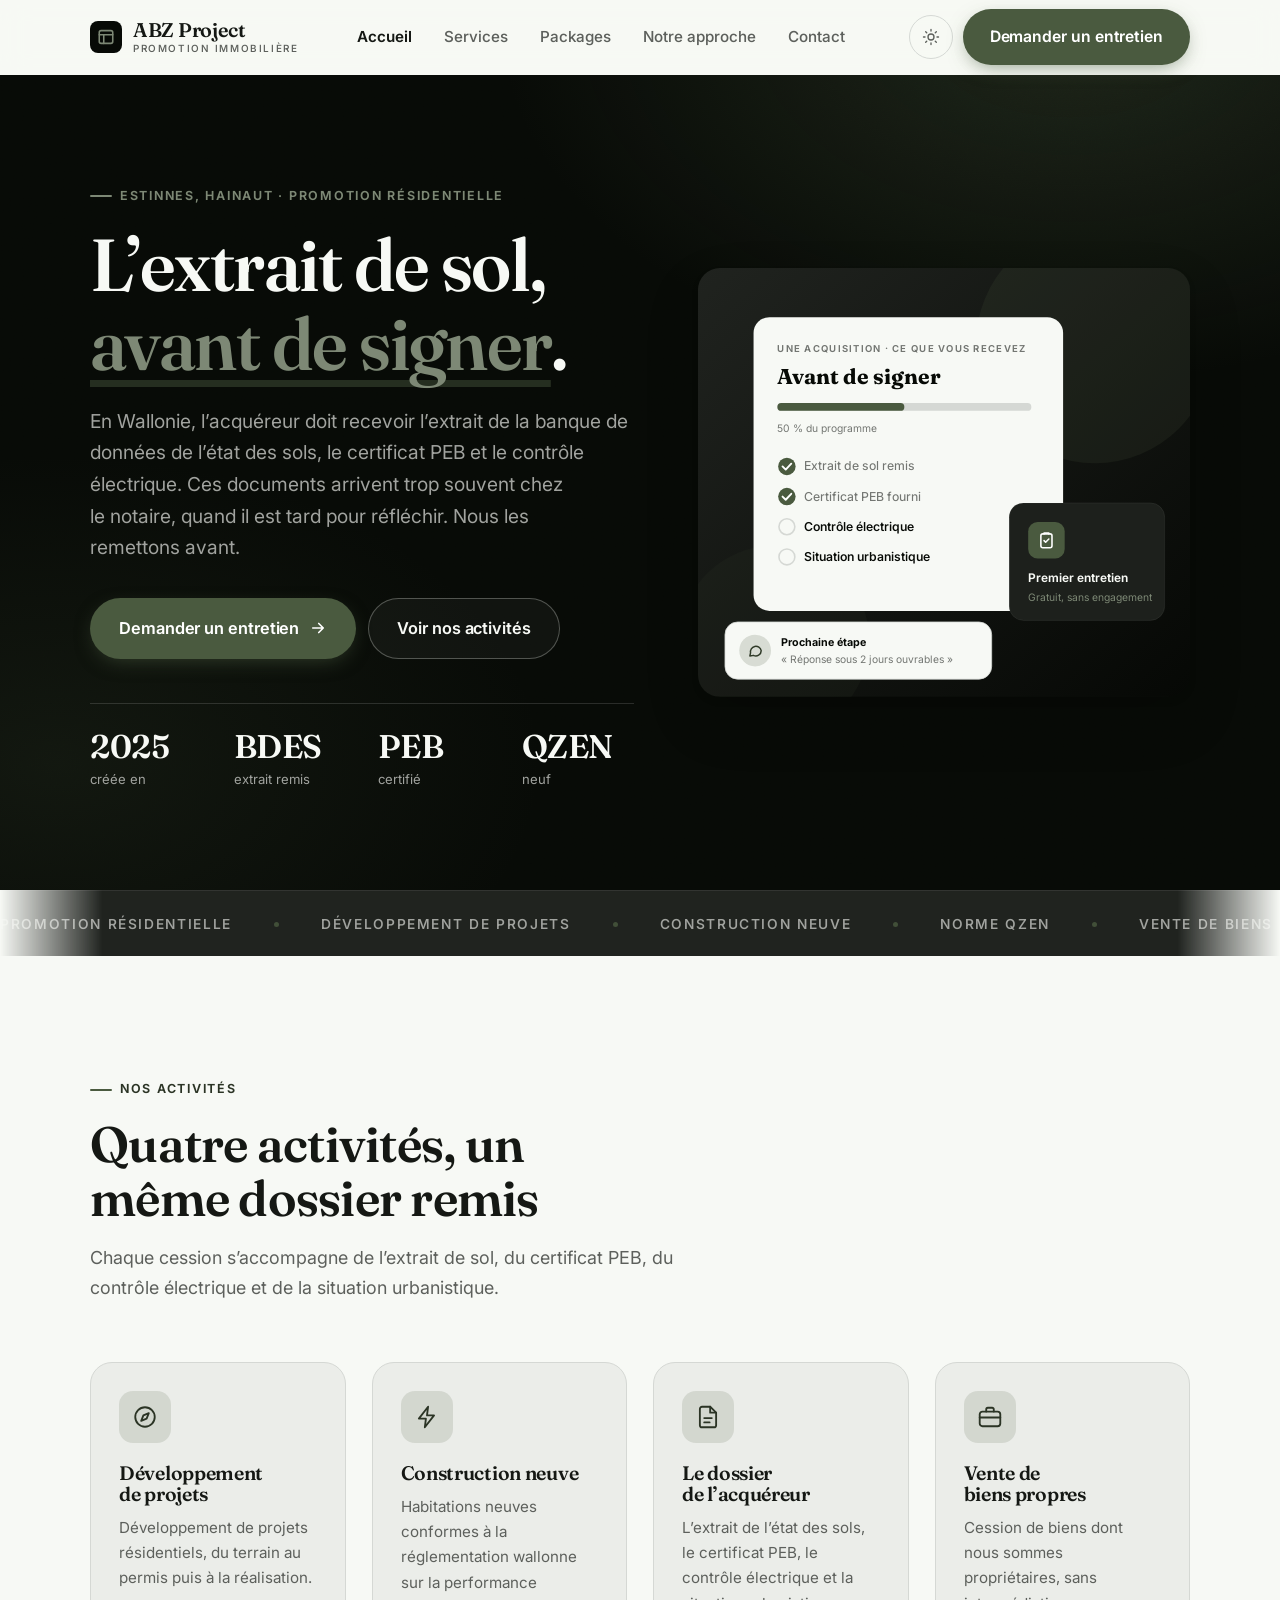
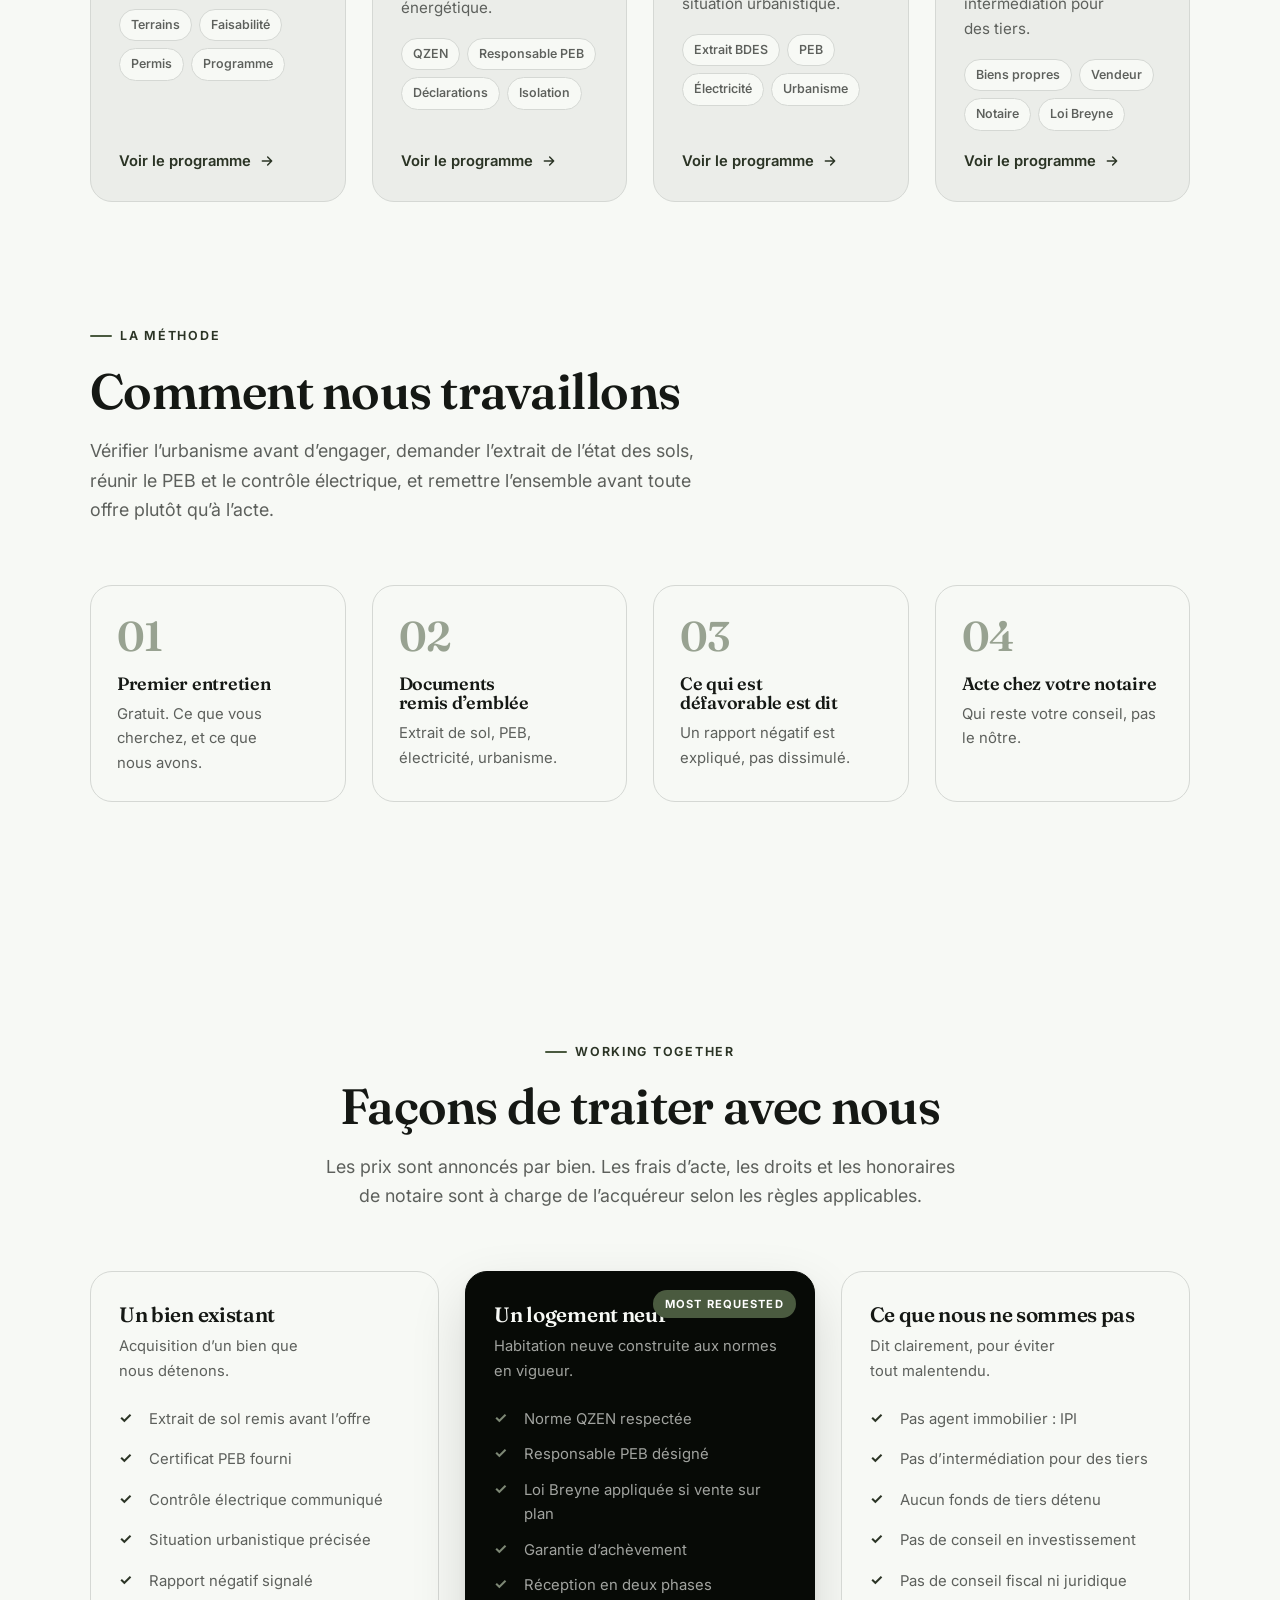
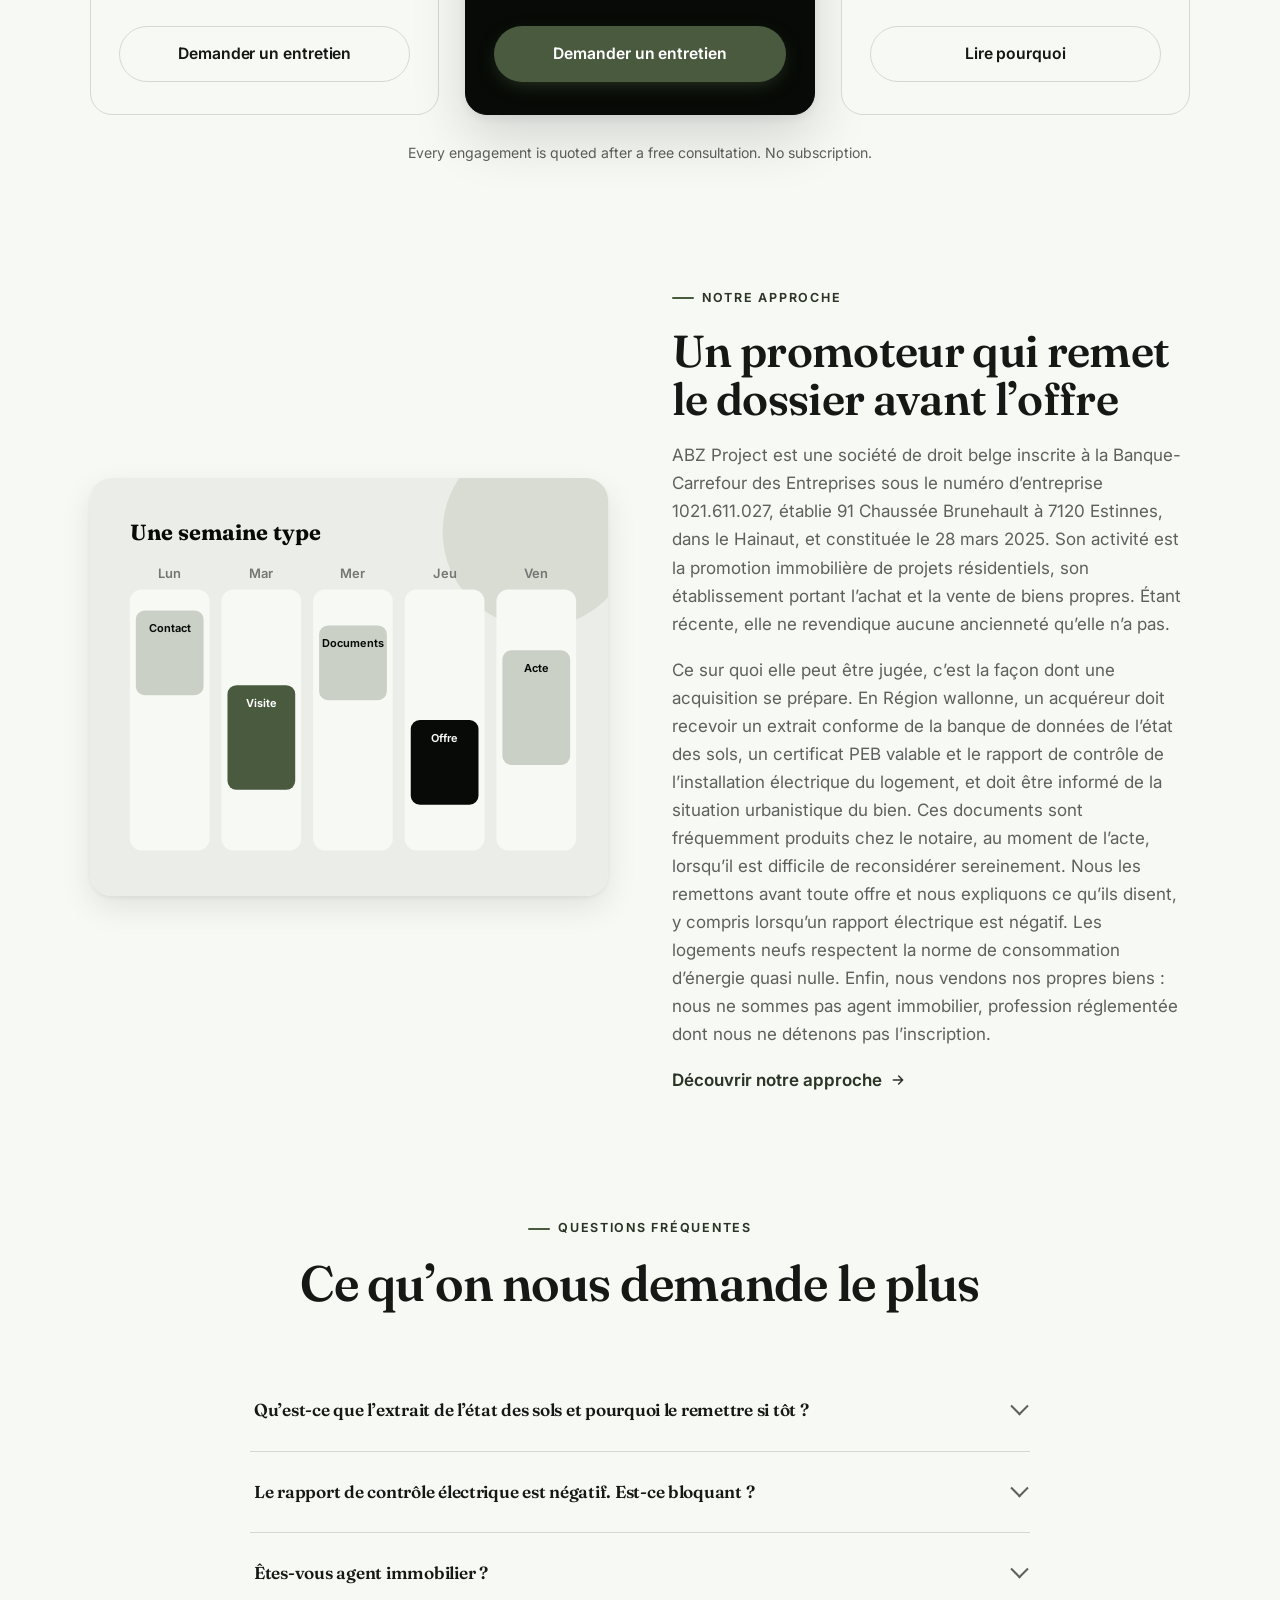
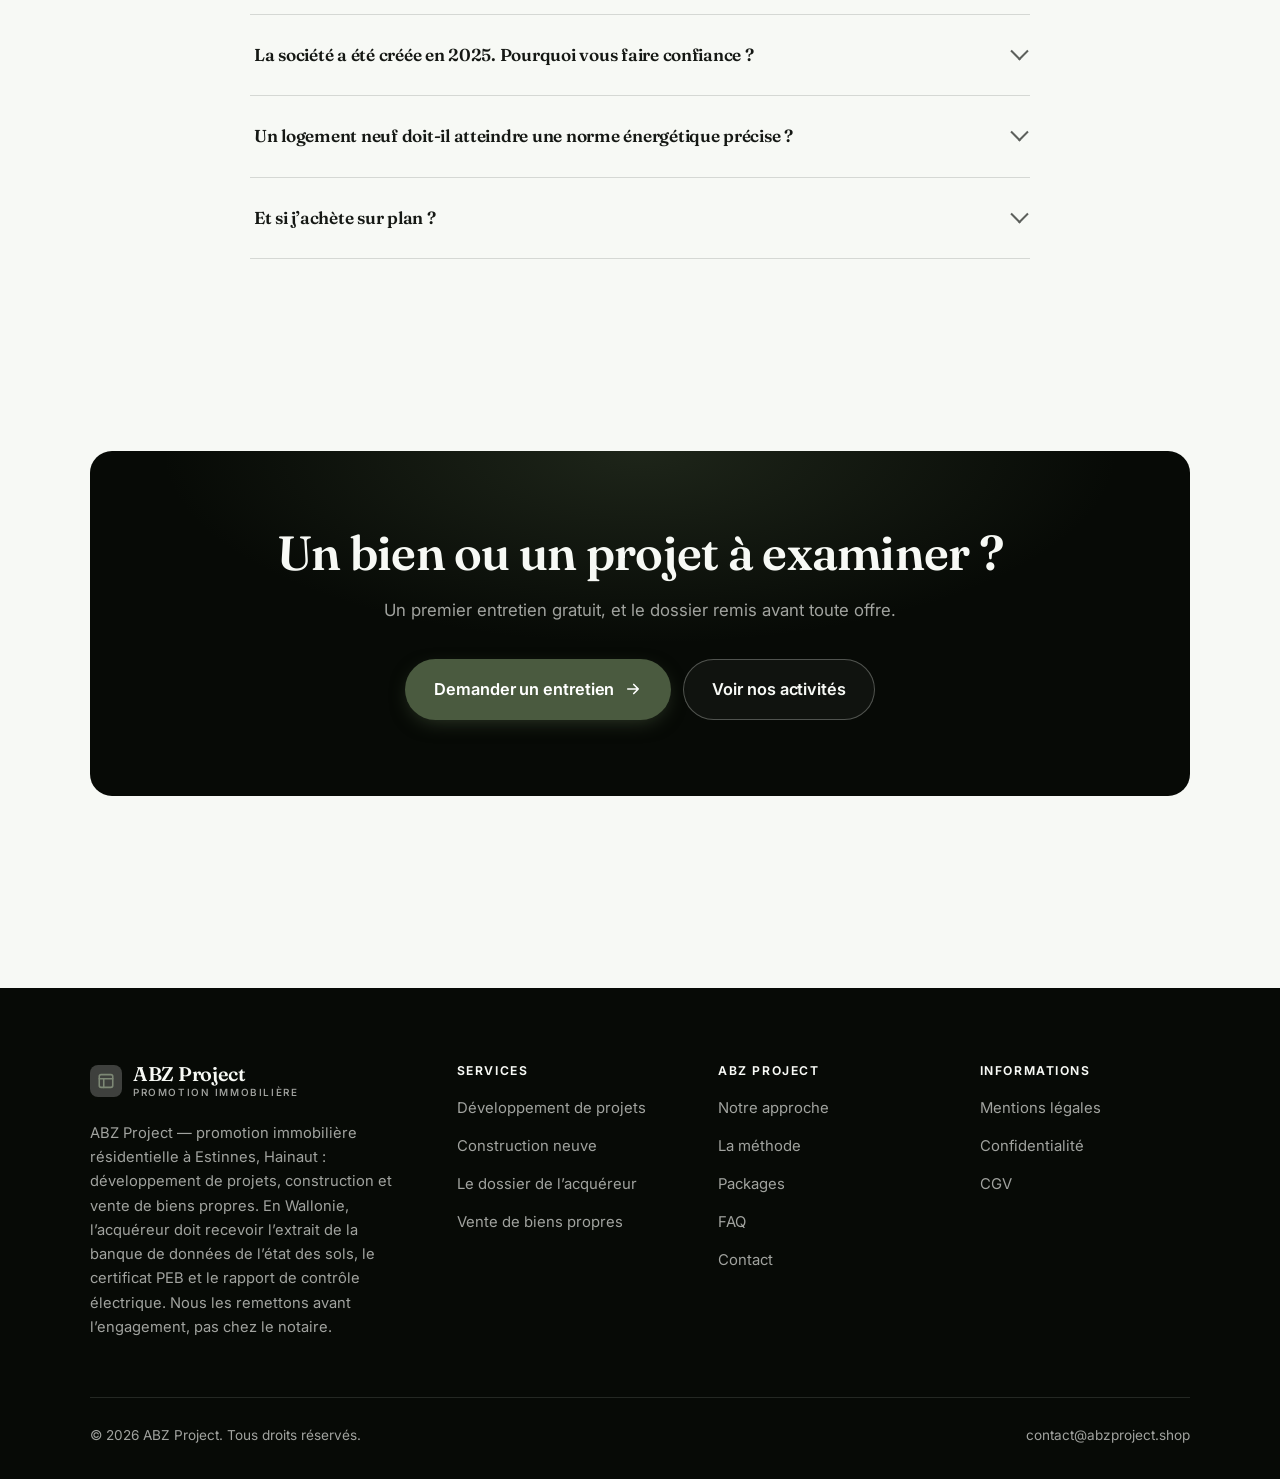
<file: index.html>
<!DOCTYPE html>
<html lang="fr" class="no-js">
<head>
<meta charset="utf-8">
<meta name="viewport" content="width=device-width, initial-scale=1">
<title>ABZ Project — promotion immobilière, Estinnes</title>
<meta name="description" content="ABZ Project, promotion immobilière résidentielle à Estinnes : développement de projets, construction neuve aux normes QZEN, et vente de biens propres.">
<link rel="canonical" href="https://abzproject.shop/">

<meta property="og:type" content="website">
<meta property="og:url" content="https://abzproject.shop/">
<meta property="og:site_name" content="ABZ Project">
<meta property="og:locale" content="fr_FR">
<meta property="og:title" content="ABZ Project — promotion immobilière, Estinnes">
<meta property="og:description" content="ABZ Project, promotion immobilière résidentielle à Estinnes : développement de projets, construction neuve aux normes QZEN, et vente de biens propres.">
<meta name="theme-color" content="#070a06">

<link rel="icon" href="assets/img/favicon.svg" type="image/svg+xml">
<link rel="preconnect" href="https://fonts.googleapis.com">
<link rel="preconnect" href="https://fonts.gstatic.com" crossorigin>
<link rel="stylesheet" href="https://fonts.googleapis.com/css2?family=Fraunces:wght@400;500;600;700&family=Inter:wght@400..700&display=swap">
<link rel="stylesheet" href="assets/css/style.css">

<!-- Thème appliqué avant le premier rendu (évite le flash) -->
<script>
document.documentElement.classList.remove('no-js');
(function(){try{var t=localStorage.getItem('site-theme');if(t){document.documentElement.setAttribute('data-theme',t);}}catch(e){}})();
</script>
<script type="application/ld+json">
{
  "@context": "https://schema.org",
  "@type": "Organization",
  "name": "ABZ Project",
  "url": "https://abzproject.shop/",
  "email": "contact@abzproject.shop",
  "description": "ABZ Project, promotion immobilière résidentielle à Estinnes : développement de projets, construction neuve aux normes QZEN, et vente de biens propres.",
  "areaServed": "FR",
  "knowsLanguage": "fr"
}
</script>
</head>

<body>
<a class="skip-link" href="#main">Aller au contenu principal</a>

<header class="site-header">
  <nav class="wrap nav" aria-label="Navigation principale">
    <a class="brand" href="index.html">
      <svg class="brand__mark" viewBox="0 0 64 64" aria-hidden="true">
        <rect class="bm-bg" width="64" height="64" rx="16"/>
        <g class="bm-ic" transform="translate(14 14) scale(1.5)" fill="none" stroke-width="2.1" stroke-linecap="round" stroke-linejoin="round"><rect x="3" y="3.5" width="18" height="17" rx="2.5"/><path d="M3 9h18M9 9v11.5"/></g>
      </svg>
      <span>ABZ Project<span class="brand__sub">PROMOTION IMMOBILIÈRE</span></span>
    </a>

    <ul class="nav__links" id="nav-links">
      <li><a href="index.html" aria-current="page">Accueil</a></li>
      <li><a href="programmes.html">Services</a></li>
      <li><a href="index.html#tarifs">Packages</a></li>
      <li><a href="a-propos.html">Notre approche</a></li>
      <li><a href="contact.html">Contact</a></li>
      <li><a class="btn btn--primary" href="contact.html">Demander un entretien</a></li>
    </ul>

    <div class="nav__cta">
      <button class="theme-toggle" type="button" aria-label="Passer en thème sombre">
        <svg class="icon-sun" viewBox="0 0 24 24" fill="none" stroke="currentColor" stroke-width="1.8" stroke-linecap="round" aria-hidden="true"><circle cx="12" cy="12" r="4"/><path d="M12 2v2m0 16v2M2 12h2m16 0h2M4.9 4.9l1.4 1.4m11.4 11.4 1.4 1.4M19.1 4.9l-1.4 1.4M6.3 17.7l-1.4 1.4"/></svg>
        <svg class="icon-moon" viewBox="0 0 24 24" fill="none" stroke="currentColor" stroke-width="1.8" stroke-linecap="round" stroke-linejoin="round" aria-hidden="true"><path d="M21 12.8A9 9 0 1 1 11.2 3a7 7 0 0 0 9.8 9.8z"/></svg>
      </button>
      <a class="btn btn--primary" href="contact.html">Demander un entretien</a>
      <button class="nav__toggle" type="button" aria-expanded="false" aria-controls="nav-links" aria-label="Ouvrir le menu">
        <svg class="icon-open" viewBox="0 0 24 24" fill="none" stroke="currentColor" stroke-width="2" stroke-linecap="round" aria-hidden="true"><path d="M3 6h18M3 12h18M3 18h18"/></svg>
        <svg class="icon-close" viewBox="0 0 24 24" fill="none" stroke="currentColor" stroke-width="2" stroke-linecap="round" aria-hidden="true"><path d="M6 6l12 12M18 6L6 18"/></svg>
      </button>
    </div>
  </nav>
</header>

<main id="main">

<section class="hero">
  <div class="wrap hero__inner">
    <div>
      <span class="eyebrow hero__eyebrow">Estinnes, Hainaut · Promotion résidentielle</span>
      <h1>L’extrait de sol,<br> <em>avant de signer</em>.</h1>
      <p class="hero__lede">En Wallonie, l’acquéreur doit recevoir l’extrait de la banque de données de l’état des sols, le certificat PEB et le contrôle électrique. Ces documents arrivent trop souvent chez le notaire, quand il est tard pour réfléchir. Nous les remettons avant.</p>

      <div class="hero__actions">
        <a class="btn btn--primary btn--lg" href="contact.html">Demander un entretien <svg viewBox="0 0 24 24" fill="none" stroke="currentColor" stroke-width="2.2" stroke-linecap="round" stroke-linejoin="round" aria-hidden="true"><path d="M5 12h14M13 6l6 6-6 6"/></svg></a>
        <a class="btn btn--on-dark btn--lg" href="programmes.html">Voir nos activités</a>
      </div>

      <ul class="hero__proof">
        <li><span class="stat__num">2025</span><span class="stat__label">créée en</span></li>
        <li><span class="stat__num">BDES</span><span class="stat__label">extrait remis</span></li>
        <li><span class="stat__num">PEB</span><span class="stat__label">certifié</span></li>
        <li><span class="stat__num">QZEN</span><span class="stat__label">neuf</span></li>
      </ul>
    </div>

    <div class="hero__art">
      <svg viewBox="0 0 620 540" role="img" aria-label="Ce qu’un acquéreur reçoit d’ABZ Project avant de signer : extrait de sol, PEB, contrôle électrique.">
        <defs>
          <linearGradient id="hbg" x1="0" y1="0" x2="1" y2="1">
            <stop offset="0" stop-color="#20231f"/><stop offset="1" stop-color="#060805"/>
          </linearGradient>
        </defs>
        <rect width="620" height="540" rx="22" fill="url(#hbg)"/>
        <circle cx="500" cy="96" r="150" fill="#4a5a3f" opacity=".16"/>
        <circle cx="96" cy="470" r="120" fill="#4a5a3f" opacity=".08"/>

        <g style="font-family: var(--font-body)">
          <!-- Carte programme -->
          <rect x="70" y="62" width="390" height="370" rx="20" fill="#f7f9f5"/>
          <text x="100" y="106" font-size="12" font-weight="650" letter-spacing="1.6" fill="#737672">UNE ACQUISITION · CE QUE VOUS RECEVEZ</text>
          <text x="100" y="146" font-size="27" font-weight="700" fill="#070a06" style="font-family: var(--font-display)">Avant de signer</text>
          <rect x="100" y="170" width="320" height="10" rx="5" fill="#d5d8d4"/>
          <rect x="100" y="170" width="160" height="10" rx="5" fill="#4a5a3f"/>
          <text x="100" y="206" font-size="13" fill="#737672">50 % du programme</text>
          <circle cx="112" cy="250" r="11" fill="#4a5a3f"/><path d="M106.5 250l4 4 7-7.5" fill="none" stroke="#ffffff" stroke-width="2.4" stroke-linecap="round" stroke-linejoin="round"/><text x="134" y="255" font-size="15.5" fill="#737672" font-weight="450">Extrait de sol remis</text>
          <circle cx="112" cy="288" r="11" fill="#4a5a3f"/><path d="M106.5 288l4 4 7-7.5" fill="none" stroke="#ffffff" stroke-width="2.4" stroke-linecap="round" stroke-linejoin="round"/><text x="134" y="293" font-size="15.5" fill="#737672" font-weight="450">Certificat PEB fourni</text>
          <circle cx="112" cy="326" r="10" fill="none" stroke="#d5d8d4" stroke-width="2"/><text x="134" y="331" font-size="15.5" fill="#070a06" font-weight="560">Contrôle électrique</text>
          <circle cx="112" cy="364" r="10" fill="none" stroke="#d5d8d4" stroke-width="2"/><text x="134" y="369" font-size="15.5" fill="#070a06" font-weight="560">Situation urbanistique</text>

          <!-- Carte séance -->
          <rect x="392" y="296" width="196" height="148" rx="18" fill="#1d201c" stroke="#ffffff" stroke-opacity=".08"/>
          <rect x="416" y="320" width="46" height="46" rx="12" fill="#4a5a3f"/>
          <g transform="translate(427 331)" fill="none" stroke="#ffffff" color="#ffffff" stroke-width="2" stroke-linecap="round" stroke-linejoin="round"><rect x="5" y="4" width="14" height="17.5" rx="2.5"/><path d="M9 4V3h6v1M9 12.5l2 2 4-4"/></g>
          <text x="416" y="396" font-size="15" font-weight="650" fill="#f7f9f5">Premier entretien</text>
          <text x="416" y="420" font-size="13" fill="#7d8875">Gratuit, sans engagement</text>

          <!-- Retour du coach -->
          <rect x="34" y="446" width="336" height="72" rx="16" fill="#f7f9f5" stroke="#d5d8d4"/>
          <circle cx="72" cy="482" r="20" fill="#d8dcd4"/>
          <g transform="translate(62 472) scale(.84)" fill="none" stroke="#303b29" stroke-width="2.2" stroke-linecap="round" stroke-linejoin="round"><path d="M21 12a8 8 0 0 1-11.6 7.1L4 20l1-4.6A8 8 0 1 1 21 12z"/></g>
          <text x="104" y="476" font-size="13.5" font-weight="700" fill="#070a06">Prochaine étape</text>
          <text x="104" y="498" font-size="13" fill="#737672">« Réponse sous 2 jours ouvrables »</text>
        </g>
      </svg>
    </div>
  </div>
</section>

<div class="marquee" aria-hidden="true">
  <div class="marquee__track"><span>Promotion résidentielle</span><span>Développement de projets</span><span>Construction neuve</span><span>Norme QZEN</span><span>Vente de biens propres</span><span>Extrait BDES</span><span>Certificat PEB</span><span>Contrôle électrique</span><span>Informations urbanistiques</span><span>Propriétaire-vendeur</span><span>Promotion résidentielle</span><span>Développement de projets</span><span>Construction neuve</span><span>Norme QZEN</span><span>Vente de biens propres</span><span>Extrait BDES</span><span>Certificat PEB</span><span>Contrôle électrique</span><span>Informations urbanistiques</span><span>Propriétaire-vendeur</span></div>
</div>

<section class="section wrap" id="programmes">
  <div class="section-head reveal">
    <span class="eyebrow">Nos activités</span>
    <h2>Quatre activités, un même dossier remis</h2>
    <p>Chaque cession s’accompagne de l’extrait de sol, du certificat PEB, du contrôle électrique et de la situation urbanistique.</p>
  </div>
  <div class="grid grid--4 reveal-group">
    <a class="card" href="programmes.html#developpement">
      <div class="card__icon"><svg viewBox="0 0 24 24" fill="none" stroke="currentColor" stroke-width="1.7" stroke-linecap="round" stroke-linejoin="round" aria-hidden="true"><circle cx="12" cy="12" r="9"/><path d="M15.5 8.5 13.5 13.5 8.5 15.5 10.5 10.5z"/></svg></div>
      <h3>Développement de projets</h3>
      <p>Développement de projets résidentiels, du terrain au permis puis à la réalisation.</p>
      <ul class="tags"><li>Terrains</li><li>Faisabilité</li><li>Permis</li><li>Programme</li></ul>
      <span class="arrow-link">Voir le programme <svg viewBox="0 0 24 24" fill="none" stroke="currentColor" stroke-width="2.2" stroke-linecap="round" stroke-linejoin="round" aria-hidden="true"><path d="M5 12h14M13 6l6 6-6 6"/></svg></span>
    </a>
    <a class="card" href="programmes.html#neuf">
      <div class="card__icon"><svg viewBox="0 0 24 24" fill="none" stroke="currentColor" stroke-width="1.7" stroke-linecap="round" stroke-linejoin="round" aria-hidden="true"><path d="M13 2.5 4.5 13.5H11l-1 8 8.5-11H12z"/></svg></div>
      <h3>Construction neuve</h3>
      <p>Habitations neuves conformes à la réglementation wallonne sur la performance énergétique.</p>
      <ul class="tags"><li>QZEN</li><li>Responsable PEB</li><li>Déclarations</li><li>Isolation</li></ul>
      <span class="arrow-link">Voir le programme <svg viewBox="0 0 24 24" fill="none" stroke="currentColor" stroke-width="2.2" stroke-linecap="round" stroke-linejoin="round" aria-hidden="true"><path d="M5 12h14M13 6l6 6-6 6"/></svg></span>
    </a>
    <a class="card" href="programmes.html#documents">
      <div class="card__icon"><svg viewBox="0 0 24 24" fill="none" stroke="currentColor" stroke-width="1.7" stroke-linecap="round" stroke-linejoin="round" aria-hidden="true"><path d="M14 2.5H6.5A2 2 0 0 0 4.5 4.5v15a2 2 0 0 0 2 2h11a2 2 0 0 0 2-2V8z"/><path d="M14 2.5V8h5.5M8.5 13h7M8.5 17h5"/></svg></div>
      <h3>Le dossier de l’acquéreur</h3>
      <p>L’extrait de l’état des sols, le certificat PEB, le contrôle électrique et la situation urbanistique.</p>
      <ul class="tags"><li>Extrait BDES</li><li>PEB</li><li>Électricité</li><li>Urbanisme</li></ul>
      <span class="arrow-link">Voir le programme <svg viewBox="0 0 24 24" fill="none" stroke="currentColor" stroke-width="2.2" stroke-linecap="round" stroke-linejoin="round" aria-hidden="true"><path d="M5 12h14M13 6l6 6-6 6"/></svg></span>
    </a>
    <a class="card" href="programmes.html#vente">
      <div class="card__icon"><svg viewBox="0 0 24 24" fill="none" stroke="currentColor" stroke-width="1.7" stroke-linecap="round" stroke-linejoin="round" aria-hidden="true"><rect x="2.5" y="7" width="19" height="13.5" rx="2.5"/><path d="M8.5 7V5a1.5 1.5 0 0 1 1.5-1.5h4A1.5 1.5 0 0 1 15.5 5v2M2.5 12.5h19"/></svg></div>
      <h3>Vente de biens propres</h3>
      <p>Cession de biens dont nous sommes propriétaires, sans intermédiation pour des tiers.</p>
      <ul class="tags"><li>Biens propres</li><li>Vendeur</li><li>Notaire</li><li>Loi Breyne</li></ul>
      <span class="arrow-link">Voir le programme <svg viewBox="0 0 24 24" fill="none" stroke="currentColor" stroke-width="2.2" stroke-linecap="round" stroke-linejoin="round" aria-hidden="true"><path d="M5 12h14M13 6l6 6-6 6"/></svg></span>
    </a>
  </div>
</section>

<section class="section section--flush wrap" id="methode">
  <div class="section-head reveal">
    <span class="eyebrow">La méthode</span>
    <h2>Comment nous travaillons</h2>
    <p>Vérifier l’urbanisme avant d’engager, demander l’extrait de l’état des sols, réunir le PEB et le contrôle électrique, et remettre l’ensemble avant toute offre plutôt qu’à l’acte.</p>
  </div>
  <div class="grid grid--4 steps reveal-group">
    <article class="step">
      <h3>Premier entretien</h3>
      <p>Gratuit. Ce que vous cherchez, et ce que nous avons.</p>
    </article>
    <article class="step">
      <h3>Documents remis d’emblée</h3>
      <p>Extrait de sol, PEB, électricité, urbanisme.</p>
    </article>
    <article class="step">
      <h3>Ce qui est défavorable est dit</h3>
      <p>Un rapport négatif est expliqué, pas dissimulé.</p>
    </article>
    <article class="step">
      <h3>Acte chez votre notaire</h3>
      <p>Qui reste votre conseil, pas le nôtre.</p>
    </article>
  </div>
</section>

<section class="section wrap" id="tarifs">
  <div class="section-head section-head--center reveal">
    <span class="eyebrow">Working together</span>
    <h2>Façons de traiter avec nous</h2>
    <p>Les prix sont annoncés par bien. Les frais d’acte, les droits et les honoraires de notaire sont à charge de l’acquéreur selon les règles applicables.</p>
  </div>
  <div class="grid grid--3 plans reveal-group">
    <article class="plan">
      
      <h3>Un bien existant</h3>
      <p class="plan__desc">Acquisition d’un bien que nous détenons.</p>
      
      <ul class="plan__features">
        <li>Extrait de sol remis avant l’offre</li>
        <li>Certificat PEB fourni</li>
        <li>Contrôle électrique communiqué</li>
        <li>Situation urbanistique précisée</li>
        <li>Rapport négatif signalé</li>
      </ul>
      <a class="btn btn--ghost btn--block" href="contact.html">Demander un entretien</a>
    </article>
    <article class="plan plan--featured">
      <span class="plan__tag">Most requested</span>
      <h3>Un logement neuf</h3>
      <p class="plan__desc">Habitation neuve construite aux normes en vigueur.</p>
      
      <ul class="plan__features">
        <li>Norme QZEN respectée</li>
        <li>Responsable PEB désigné</li>
        <li>Loi Breyne appliquée si vente sur plan</li>
        <li>Garantie d’achèvement</li>
        <li>Réception en deux phases</li>
      </ul>
      <a class="btn btn--primary btn--block" href="contact.html">Demander un entretien</a>
    </article>
    <article class="plan">
      
      <h3>Ce que nous ne sommes pas</h3>
      <p class="plan__desc">Dit clairement, pour éviter tout malentendu.</p>
      
      <ul class="plan__features">
        <li>Pas agent immobilier : IPI</li>
        <li>Pas d’intermédiation pour des tiers</li>
        <li>Aucun fonds de tiers détenu</li>
        <li>Pas de conseil en investissement</li>
        <li>Pas de conseil fiscal ni juridique</li>
      </ul>
      <a class="btn btn--ghost btn--block" href="contact.html">Lire pourquoi</a>
    </article>
  </div>
  <p class="plans-note">Every engagement is quoted after a free consultation. No subscription.</p>
</section>

<section class="section section--flush wrap">
  <div class="split reveal">
    <div class="split__art">
      <svg viewBox="0 0 520 420" role="img" aria-label="Exemple de semaine type : Contact, Visite, Documents, Offre, Acte.">
        <rect width="520" height="420" rx="20" fill="#ebeee8"/>
        <circle cx="450" cy="54" r="96" fill="#4a5a3f" opacity=".12"/>
        <g style="font-family: var(--font-body)">
        <text x="40" y="62" font-size="22" font-weight="700" fill="#070a06" style="font-family: var(--font-display)">Une semaine type</text>
        <text x="80" y="100" text-anchor="middle" font-size="13" font-weight="600" fill="#737672">Lun</text>
        <rect x="40" y="112" width="80" height="262" rx="12" fill="#f7f9f5"/>
        <rect x="46" y="133" width="68" height="85" rx="9" fill="#cad0c6"/>
        <text x="80" y="155" text-anchor="middle" font-size="11" font-weight="650" fill="#070a06">Contact</text>
        <text x="172" y="100" text-anchor="middle" font-size="13" font-weight="600" fill="#737672">Mar</text>
        <rect x="132" y="112" width="80" height="262" rx="12" fill="#f7f9f5"/>
        <rect x="138" y="208" width="68" height="105" rx="9" fill="#4a5a3f"/>
        <text x="172" y="230" text-anchor="middle" font-size="11" font-weight="650" fill="#ffffff">Visite</text>
        <text x="264" y="100" text-anchor="middle" font-size="13" font-weight="600" fill="#737672">Mer</text>
        <rect x="224" y="112" width="80" height="262" rx="12" fill="#f7f9f5"/>
        <rect x="230" y="148" width="68" height="75" rx="9" fill="#cad0c6"/>
        <text x="264" y="170" text-anchor="middle" font-size="11" font-weight="650" fill="#070a06">Documents</text>
        <text x="356" y="100" text-anchor="middle" font-size="13" font-weight="600" fill="#737672">Jeu</text>
        <rect x="316" y="112" width="80" height="262" rx="12" fill="#f7f9f5"/>
        <rect x="322" y="243" width="68" height="85" rx="9" fill="#070a06"/>
        <text x="356" y="265" text-anchor="middle" font-size="11" font-weight="650" fill="#f7f9f5">Offre</text>
        <text x="448" y="100" text-anchor="middle" font-size="13" font-weight="600" fill="#737672">Ven</text>
        <rect x="408" y="112" width="80" height="262" rx="12" fill="#f7f9f5"/>
        <rect x="414" y="173" width="68" height="115" rx="9" fill="#cad0c6"/>
        <text x="448" y="195" text-anchor="middle" font-size="11" font-weight="650" fill="#070a06">Acte</text>
        </g>
      </svg>
    </div>
    <div>
      <span class="eyebrow">Notre approche</span>
      <h2>Un promoteur qui remet le dossier avant l’offre</h2>
      <p>ABZ Project est une société de droit belge inscrite à la Banque-Carrefour des Entreprises sous le numéro d’entreprise 1021.611.027, établie 91 Chaussée Brunehault à 7120 Estinnes, dans le Hainaut, et constituée le 28 mars 2025. Son activité est la promotion immobilière de projets résidentiels, son établissement portant l’achat et la vente de biens propres. Étant récente, elle ne revendique aucune ancienneté qu’elle n’a pas.</p>
      <p>Ce sur quoi elle peut être jugée, c’est la façon dont une acquisition se prépare. En Région wallonne, un acquéreur doit recevoir un extrait conforme de la banque de données de l’état des sols, un certificat PEB valable et le rapport de contrôle de l’installation électrique du logement, et doit être informé de la situation urbanistique du bien. Ces documents sont fréquemment produits chez le notaire, au moment de l’acte, lorsqu’il est difficile de reconsidérer sereinement. Nous les remettons avant toute offre et nous expliquons ce qu’ils disent, y compris lorsqu’un rapport électrique est négatif. Les logements neufs respectent la norme de consommation d’énergie quasi nulle. Enfin, nous vendons nos propres biens : nous ne sommes pas agent immobilier, profession réglementée dont nous ne détenons pas l’inscription.</p>
      <p><a class="arrow-link" href="a-propos.html">Découvrir notre approche <svg viewBox="0 0 24 24" fill="none" stroke="currentColor" stroke-width="2.2" stroke-linecap="round" stroke-linejoin="round" aria-hidden="true"><path d="M5 12h14M13 6l6 6-6 6"/></svg></a></p>
    </div>
  </div>
</section>

<section class="section section--flush wrap" id="faq">
  <div class="section-head section-head--center reveal">
    <span class="eyebrow">Questions fréquentes</span>
    <h2>Ce qu’on nous demande le plus</h2>
  </div>
  <div class="faq reveal">
    <details>
      <summary>Qu’est-ce que l’extrait de l’état des sols et pourquoi le remettre si tôt ?</summary>
      <p>C’est un extrait de la banque de données wallonne qui indique si un bien est répertorié comme potentiellement pollué ou soumis à des obligations. Il doit être demandé et communiqué à l’acquéreur lors d’une cession. Le remettre avant l’offre plutôt qu’à l’acte change tout : vous décidez avec l’information, au lieu de la découvrir au moment où reculer coûte cher.</p>
    </details>
    <details>
      <summary>Le rapport de contrôle électrique est négatif. Est-ce bloquant ?</summary>
      <p>Pas nécessairement, mais vous devez le savoir avant de vous engager, et nous le disons. Un rapport négatif signifie que l’installation doit être mise en conformité, avec un délai et un coût qui sont des éléments de la négociation. Ce qui serait inacceptable, c’est de laisser l’acquéreur le découvrir dans une annexe après signature.</p>
    </details>
    <details>
      <summary>Êtes-vous agent immobilier ?</summary>
      <p>Non, et la distinction compte. Nous vendons des biens dont nous sommes propriétaires. La profession d’agent immobilier est réglementée et suppose une inscription auprès de l’IPI, que nous ne détenons pas et ne revendiquons pas : nous n’intervenons pas pour le compte de tiers et nous ne détenons aucun fonds de tiers. Vous traitez avec le propriétaire, dont les intérêts ne sont pas les vôtres — votre notaire reste votre conseil.</p>
    </details>
    <details>
      <summary>La société a été créée en 2025. Pourquoi vous faire confiance ?</summary>
      <p>Parce qu’une acquisition se juge sur des éléments vérifiables plutôt que sur une date d’immatriculation. Le dossier remis avant l’offre, la situation urbanistique précisée, le certificat PEB, le contrôle électrique, l’extrait de sol : tout cela se contrôle. Nous préférons être évalués là-dessus que sur une ancienneté que nous n’avons pas.</p>
    </details>
    <details>
      <summary>Un logement neuf doit-il atteindre une norme énergétique précise ?</summary>
      <p>Oui. La réglementation wallonne impose aux nouvelles habitations la norme relative aux bâtiments dont la consommation d’énergie est quasi nulle, avec un responsable PEB désigné et des déclarations à établir. Ce n’est pas une option commerciale : un logement neuf qui ne l’atteindrait pas poserait un problème à la réception comme à la revente.</p>
    </details>
    <details>
      <summary>Et si j’achète sur plan ?</summary>
      <p>La loi du 9 juillet 1971 s’applique dès lors qu’une habitation est à construire et que des paiements sont exigés avant l’achèvement. Elle est impérative : contrat écrit à contenu obligatoire, acompte limité, paiements proportionnés aux travaux réellement exécutés, garantie d’achèvement et réception en deux phases séparées d’un an au moins. Demandez la garantie d’achèvement avant de verser quoi que ce soit, à nous comme à quiconque.</p>
    </details>
  </div>
</section>

<section class="wrap section--tight">
  <div class="cta-band reveal">
    <h2>Un bien ou un projet à examiner ?</h2>
    <p>Un premier entretien gratuit, et le dossier remis avant toute offre.</p>
    <div class="hero__actions">
      <a class="btn btn--primary btn--lg" href="contact.html">Demander un entretien <svg viewBox="0 0 24 24" fill="none" stroke="currentColor" stroke-width="2.2" stroke-linecap="round" stroke-linejoin="round" aria-hidden="true"><path d="M5 12h14M13 6l6 6-6 6"/></svg></a>
      <a class="btn btn--on-dark btn--lg" href="programmes.html">Voir nos activités</a>
    </div>
  </div>
</section>

</main>

<footer class="site-footer">
  <div class="wrap">
    <div class="footer__grid">
      <div class="footer__brand">
        <a class="brand" href="index.html">
          <svg class="brand__mark" viewBox="0 0 64 64" aria-hidden="true">
        <rect class="bm-bg" width="64" height="64" rx="16"/>
        <g class="bm-ic" transform="translate(14 14) scale(1.5)" fill="none" stroke-width="2.1" stroke-linecap="round" stroke-linejoin="round"><rect x="3" y="3.5" width="18" height="17" rx="2.5"/><path d="M3 9h18M9 9v11.5"/></g>
      </svg>
          <span>ABZ Project<span class="brand__sub">PROMOTION IMMOBILIÈRE</span></span>
        </a>
        <p>ABZ Project — promotion immobilière résidentielle à Estinnes, Hainaut : développement de projets, construction et vente de biens propres. En Wallonie, l’acquéreur doit recevoir l’extrait de la banque de données de l’état des sols, le certificat PEB et le rapport de contrôle électrique. Nous les remettons avant l’engagement, pas chez le notaire.</p>
      </div>

      <div class="footer__col">
        <h4>Services</h4>
        <ul>
          <li><a href="programmes.html#developpement">Développement de projets</a></li>
          <li><a href="programmes.html#neuf">Construction neuve</a></li>
          <li><a href="programmes.html#documents">Le dossier de l’acquéreur</a></li>
          <li><a href="programmes.html#vente">Vente de biens propres</a></li>
        </ul>
      </div>

      <div class="footer__col">
        <h4>ABZ Project</h4>
        <ul>
          <li><a href="a-propos.html">Notre approche</a></li>
          <li><a href="index.html#methode">La méthode</a></li>
          <li><a href="index.html#tarifs">Packages</a></li>
          <li><a href="index.html#faq">FAQ</a></li>
          <li><a href="contact.html">Contact</a></li>
        </ul>
      </div>

      <div class="footer__col">
        <h4>Informations</h4>
        <ul>
          <li><a href="mentions-legales.html">Mentions légales</a></li>
          <li><a href="mentions-legales.html#confidentialite">Confidentialité</a></li>
          <li><a href="mentions-legales.html#cgv">CGV</a></li>
        </ul>
      </div>
    </div>

    <div class="footer__bottom">
      <p>© <span data-year>2026</span> ABZ Project. Tous droits réservés.</p>
      <p><a href="mailto:contact@abzproject.shop">contact@abzproject.shop</a></p>
    </div>
  </div>
</footer>

<script src="assets/js/main.js" defer></script>
</body>
</html>
</file>
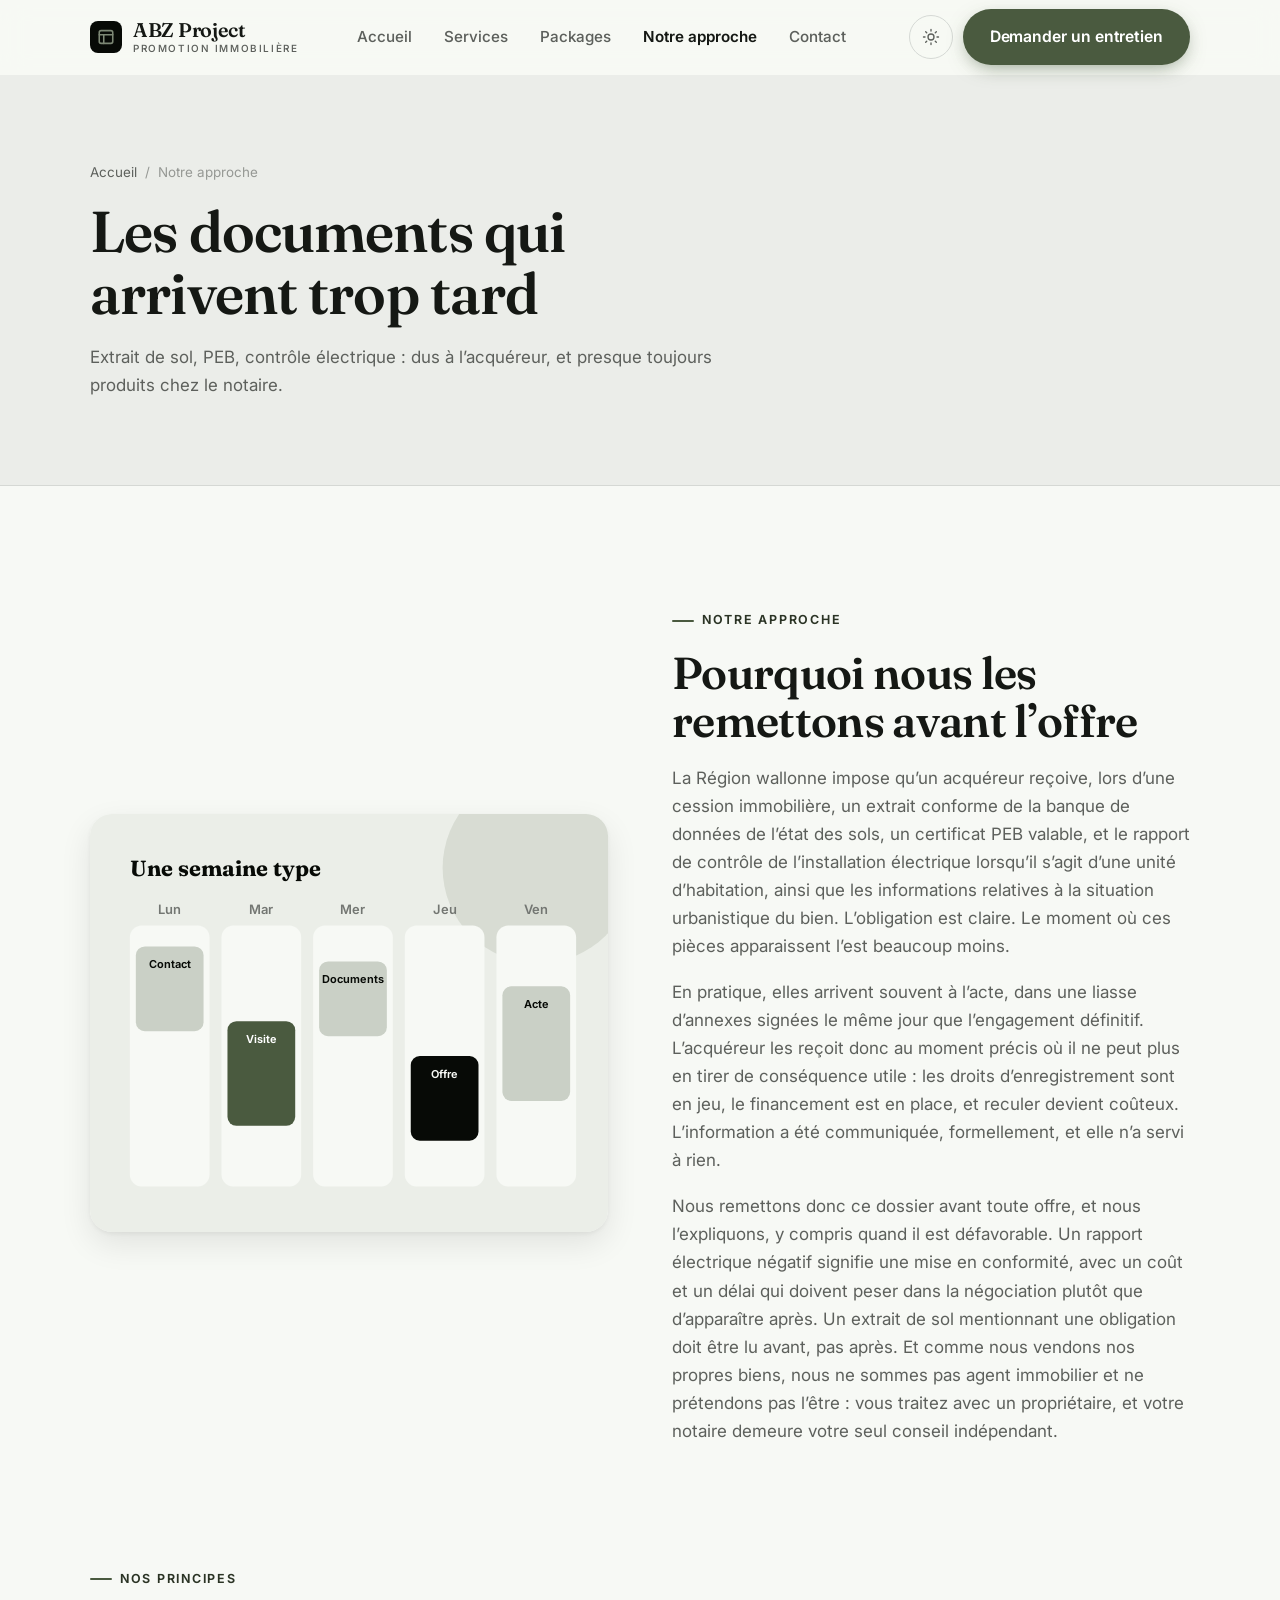
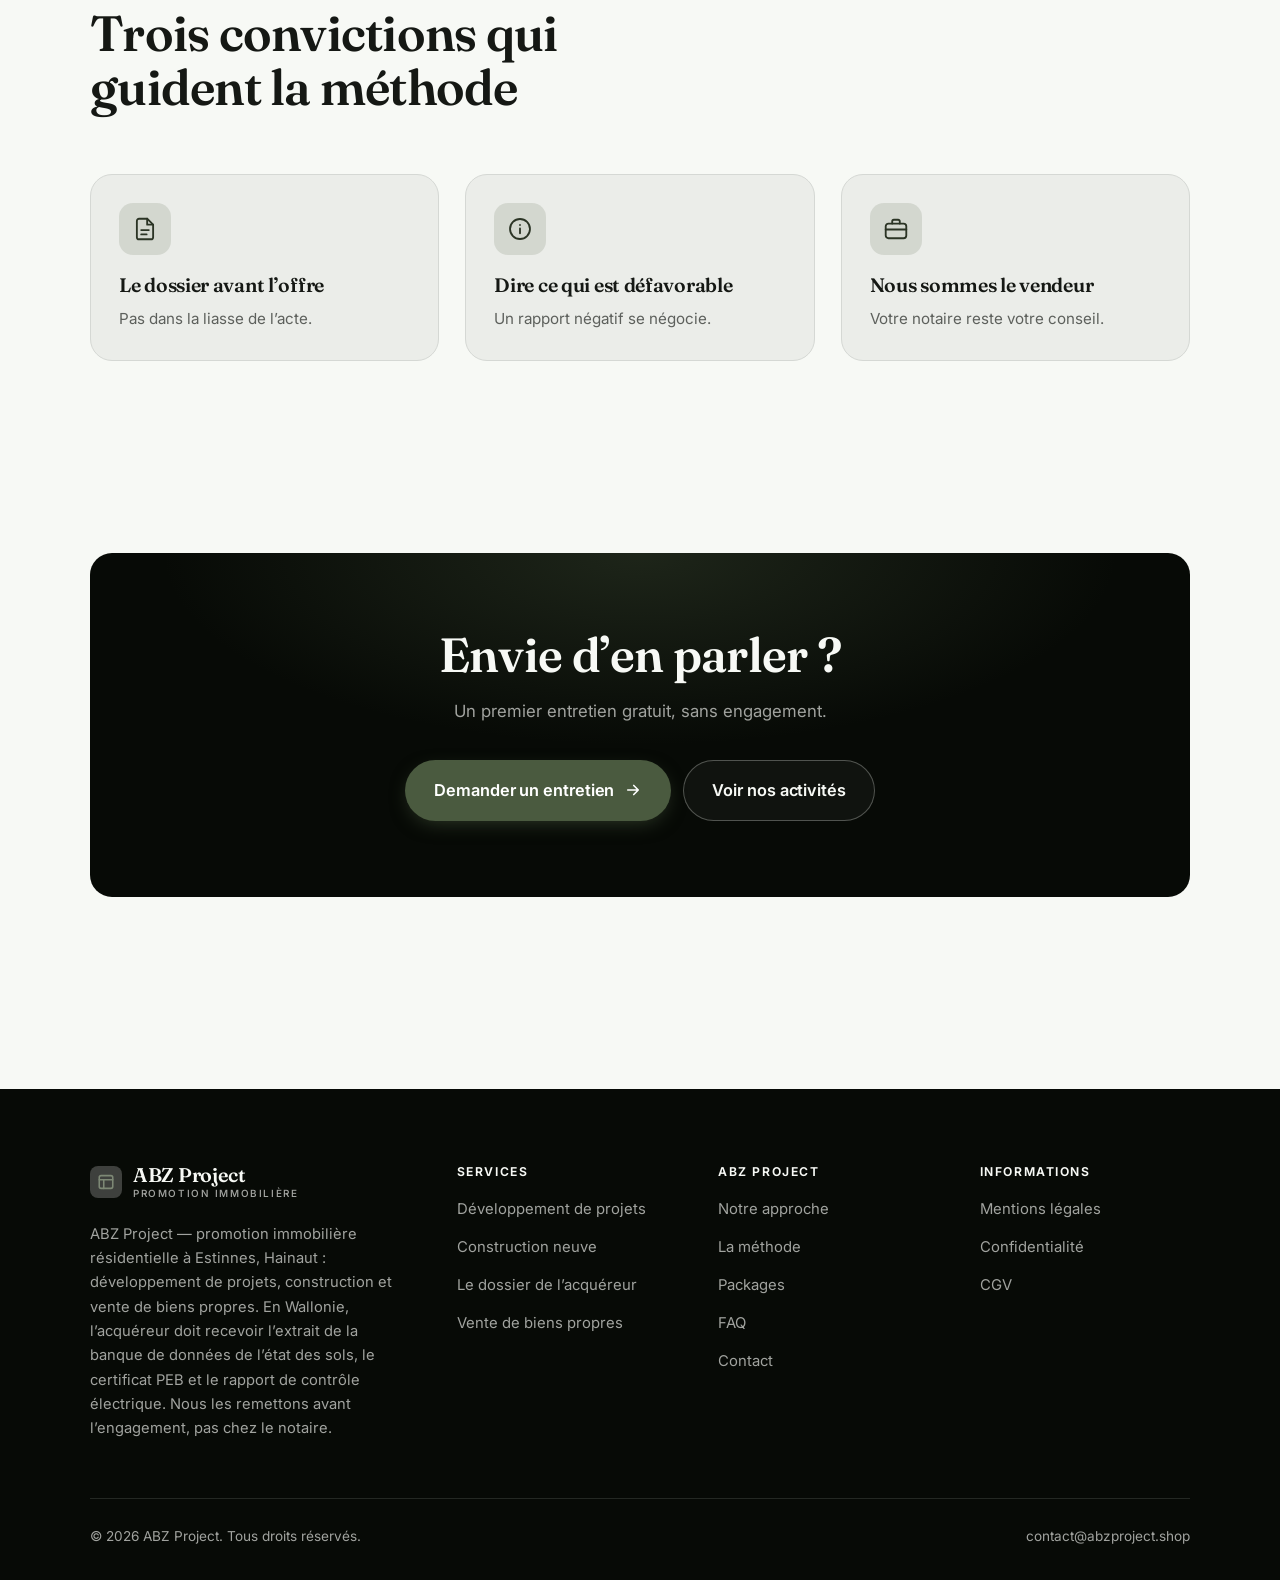
<file: a-propos.html>
<!DOCTYPE html>
<html lang="fr" class="no-js">
<head>
<meta charset="utf-8">
<meta name="viewport" content="width=device-width, initial-scale=1">
<title>Notre approche — ABZ Project</title>
<meta name="description" content="À propos d’ABZ Project, promotion immobilière résidentielle à Estinnes, Hainaut, numéro d’entreprise 1021.611.027.">
<link rel="canonical" href="https://abzproject.shop/a-propos.html">

<meta property="og:type" content="website">
<meta property="og:url" content="https://abzproject.shop/a-propos.html">
<meta property="og:site_name" content="ABZ Project">
<meta property="og:locale" content="fr_FR">
<meta property="og:title" content="Notre approche — ABZ Project">
<meta property="og:description" content="À propos d’ABZ Project, promotion immobilière résidentielle à Estinnes, Hainaut, numéro d’entreprise 1021.611.027.">
<meta name="theme-color" content="#070a06">

<link rel="icon" href="assets/img/favicon.svg" type="image/svg+xml">
<link rel="preconnect" href="https://fonts.googleapis.com">
<link rel="preconnect" href="https://fonts.gstatic.com" crossorigin>
<link rel="stylesheet" href="https://fonts.googleapis.com/css2?family=Fraunces:wght@400;500;600;700&family=Inter:wght@400..700&display=swap">
<link rel="stylesheet" href="assets/css/style.css">

<!-- Thème appliqué avant le premier rendu (évite le flash) -->
<script>
document.documentElement.classList.remove('no-js');
(function(){try{var t=localStorage.getItem('site-theme');if(t){document.documentElement.setAttribute('data-theme',t);}}catch(e){}})();
</script>
</head>

<body>
<a class="skip-link" href="#main">Aller au contenu principal</a>

<header class="site-header">
  <nav class="wrap nav" aria-label="Navigation principale">
    <a class="brand" href="index.html">
      <svg class="brand__mark" viewBox="0 0 64 64" aria-hidden="true">
        <rect class="bm-bg" width="64" height="64" rx="16"/>
        <g class="bm-ic" transform="translate(14 14) scale(1.5)" fill="none" stroke-width="2.1" stroke-linecap="round" stroke-linejoin="round"><rect x="3" y="3.5" width="18" height="17" rx="2.5"/><path d="M3 9h18M9 9v11.5"/></g>
      </svg>
      <span>ABZ Project<span class="brand__sub">PROMOTION IMMOBILIÈRE</span></span>
    </a>

    <ul class="nav__links" id="nav-links">
      <li><a href="index.html">Accueil</a></li>
      <li><a href="programmes.html">Services</a></li>
      <li><a href="index.html#tarifs">Packages</a></li>
      <li><a href="a-propos.html" aria-current="page">Notre approche</a></li>
      <li><a href="contact.html">Contact</a></li>
      <li><a class="btn btn--primary" href="contact.html">Demander un entretien</a></li>
    </ul>

    <div class="nav__cta">
      <button class="theme-toggle" type="button" aria-label="Passer en thème sombre">
        <svg class="icon-sun" viewBox="0 0 24 24" fill="none" stroke="currentColor" stroke-width="1.8" stroke-linecap="round" aria-hidden="true"><circle cx="12" cy="12" r="4"/><path d="M12 2v2m0 16v2M2 12h2m16 0h2M4.9 4.9l1.4 1.4m11.4 11.4 1.4 1.4M19.1 4.9l-1.4 1.4M6.3 17.7l-1.4 1.4"/></svg>
        <svg class="icon-moon" viewBox="0 0 24 24" fill="none" stroke="currentColor" stroke-width="1.8" stroke-linecap="round" stroke-linejoin="round" aria-hidden="true"><path d="M21 12.8A9 9 0 1 1 11.2 3a7 7 0 0 0 9.8 9.8z"/></svg>
      </button>
      <a class="btn btn--primary" href="contact.html">Demander un entretien</a>
      <button class="nav__toggle" type="button" aria-expanded="false" aria-controls="nav-links" aria-label="Ouvrir le menu">
        <svg class="icon-open" viewBox="0 0 24 24" fill="none" stroke="currentColor" stroke-width="2" stroke-linecap="round" aria-hidden="true"><path d="M3 6h18M3 12h18M3 18h18"/></svg>
        <svg class="icon-close" viewBox="0 0 24 24" fill="none" stroke="currentColor" stroke-width="2" stroke-linecap="round" aria-hidden="true"><path d="M6 6l12 12M18 6L6 18"/></svg>
      </button>
    </div>
  </nav>
</header>

<main id="main">

<section class="page-head">
  <div class="wrap">
    <nav class="breadcrumb" aria-label="Fil d’Ariane">
      <a href="index.html">Accueil</a><span>/</span><span aria-current="page">Notre approche</span>
    </nav>
    <h1>Les documents qui arrivent trop tard</h1>
    <p>Extrait de sol, PEB, contrôle électrique : dus à l’acquéreur, et presque toujours produits chez le notaire.</p>
  </div>
</section>

<section class="section wrap">
  <div class="split reveal">
    <div class="split__art">
      <svg viewBox="0 0 520 420" role="img" aria-label="Exemple de semaine type : Contact, Visite, Documents, Offre, Acte.">
        <rect width="520" height="420" rx="20" fill="#ebeee8"/>
        <circle cx="450" cy="54" r="96" fill="#4a5a3f" opacity=".12"/>
        <g style="font-family: var(--font-body)">
        <text x="40" y="62" font-size="22" font-weight="700" fill="#070a06" style="font-family: var(--font-display)">Une semaine type</text>
        <text x="80" y="100" text-anchor="middle" font-size="13" font-weight="600" fill="#737672">Lun</text>
        <rect x="40" y="112" width="80" height="262" rx="12" fill="#f7f9f5"/>
        <rect x="46" y="133" width="68" height="85" rx="9" fill="#cad0c6"/>
        <text x="80" y="155" text-anchor="middle" font-size="11" font-weight="650" fill="#070a06">Contact</text>
        <text x="172" y="100" text-anchor="middle" font-size="13" font-weight="600" fill="#737672">Mar</text>
        <rect x="132" y="112" width="80" height="262" rx="12" fill="#f7f9f5"/>
        <rect x="138" y="208" width="68" height="105" rx="9" fill="#4a5a3f"/>
        <text x="172" y="230" text-anchor="middle" font-size="11" font-weight="650" fill="#ffffff">Visite</text>
        <text x="264" y="100" text-anchor="middle" font-size="13" font-weight="600" fill="#737672">Mer</text>
        <rect x="224" y="112" width="80" height="262" rx="12" fill="#f7f9f5"/>
        <rect x="230" y="148" width="68" height="75" rx="9" fill="#cad0c6"/>
        <text x="264" y="170" text-anchor="middle" font-size="11" font-weight="650" fill="#070a06">Documents</text>
        <text x="356" y="100" text-anchor="middle" font-size="13" font-weight="600" fill="#737672">Jeu</text>
        <rect x="316" y="112" width="80" height="262" rx="12" fill="#f7f9f5"/>
        <rect x="322" y="243" width="68" height="85" rx="9" fill="#070a06"/>
        <text x="356" y="265" text-anchor="middle" font-size="11" font-weight="650" fill="#f7f9f5">Offre</text>
        <text x="448" y="100" text-anchor="middle" font-size="13" font-weight="600" fill="#737672">Ven</text>
        <rect x="408" y="112" width="80" height="262" rx="12" fill="#f7f9f5"/>
        <rect x="414" y="173" width="68" height="115" rx="9" fill="#cad0c6"/>
        <text x="448" y="195" text-anchor="middle" font-size="11" font-weight="650" fill="#070a06">Acte</text>
        </g>
      </svg>
    </div>
    <div>
      <span class="eyebrow">Notre approche</span>
      <h2>Pourquoi nous les remettons avant l’offre</h2>
      <p>La Région wallonne impose qu’un acquéreur reçoive, lors d’une cession immobilière, un extrait conforme de la banque de données de l’état des sols, un certificat PEB valable, et le rapport de contrôle de l’installation électrique lorsqu’il s’agit d’une unité d’habitation, ainsi que les informations relatives à la situation urbanistique du bien. L’obligation est claire. Le moment où ces pièces apparaissent l’est beaucoup moins.</p>
      <p>En pratique, elles arrivent souvent à l’acte, dans une liasse d’annexes signées le même jour que l’engagement définitif. L’acquéreur les reçoit donc au moment précis où il ne peut plus en tirer de conséquence utile : les droits d’enregistrement sont en jeu, le financement est en place, et reculer devient coûteux. L’information a été communiquée, formellement, et elle n’a servi à rien.</p>
      <p>Nous remettons donc ce dossier avant toute offre, et nous l’expliquons, y compris quand il est défavorable. Un rapport électrique négatif signifie une mise en conformité, avec un coût et un délai qui doivent peser dans la négociation plutôt que d’apparaître après. Un extrait de sol mentionnant une obligation doit être lu avant, pas après. Et comme nous vendons nos propres biens, nous ne sommes pas agent immobilier et ne prétendons pas l’être : vous traitez avec un propriétaire, et votre notaire demeure votre seul conseil indépendant.</p>
      <!--
        À COMPLÉTER : ajoutez une présentation de la personne qui coache
        (prénom, parcours réel), avec une photo si possible. N'inventez ni
        diplôme ni expérience : voir README.md.
      -->
    </div>
  </div>
</section>

<section class="section section--flush wrap">
  <div class="section-head reveal">
    <span class="eyebrow">Nos principes</span>
    <h2>Trois convictions qui guident la méthode</h2>
  </div>
  <div class="grid grid--3 reveal-group">
    <article class="card">
      <div class="card__icon"><svg viewBox="0 0 24 24" fill="none" stroke="currentColor" stroke-width="1.7" stroke-linecap="round" stroke-linejoin="round" aria-hidden="true"><path d="M14 2.5H6.5A2 2 0 0 0 4.5 4.5v15a2 2 0 0 0 2 2h11a2 2 0 0 0 2-2V8z"/><path d="M14 2.5V8h5.5M8.5 13h7M8.5 17h5"/></svg></div>
      <h3>Le dossier avant l’offre</h3>
      <p>Pas dans la liasse de l’acte.</p>
    </article>
    <article class="card">
      <div class="card__icon"><svg viewBox="0 0 24 24" fill="none" stroke="currentColor" stroke-width="1.7" stroke-linecap="round" stroke-linejoin="round" aria-hidden="true"><circle cx="12" cy="12" r="9.2"/><path d="M12 16v-4.5M12 8.2v.1"/></svg></div>
      <h3>Dire ce qui est défavorable</h3>
      <p>Un rapport négatif se négocie.</p>
    </article>
    <article class="card">
      <div class="card__icon"><svg viewBox="0 0 24 24" fill="none" stroke="currentColor" stroke-width="1.7" stroke-linecap="round" stroke-linejoin="round" aria-hidden="true"><rect x="2.5" y="7" width="19" height="13.5" rx="2.5"/><path d="M8.5 7V5a1.5 1.5 0 0 1 1.5-1.5h4A1.5 1.5 0 0 1 15.5 5v2M2.5 12.5h19"/></svg></div>
      <h3>Nous sommes le vendeur</h3>
      <p>Votre notaire reste votre conseil.</p>
    </article>
  </div>
</section>

<section class="wrap section--tight">
  <div class="cta-band reveal">
    <h2>Envie d’en parler ?</h2>
    <p>Un premier entretien gratuit, sans engagement.</p>
    <div class="hero__actions">
      <a class="btn btn--primary btn--lg" href="contact.html">Demander un entretien <svg viewBox="0 0 24 24" fill="none" stroke="currentColor" stroke-width="2.2" stroke-linecap="round" stroke-linejoin="round" aria-hidden="true"><path d="M5 12h14M13 6l6 6-6 6"/></svg></a>
      <a class="btn btn--on-dark btn--lg" href="programmes.html">Voir nos activités</a>
    </div>
  </div>
</section>

</main>

<footer class="site-footer">
  <div class="wrap">
    <div class="footer__grid">
      <div class="footer__brand">
        <a class="brand" href="index.html">
          <svg class="brand__mark" viewBox="0 0 64 64" aria-hidden="true">
        <rect class="bm-bg" width="64" height="64" rx="16"/>
        <g class="bm-ic" transform="translate(14 14) scale(1.5)" fill="none" stroke-width="2.1" stroke-linecap="round" stroke-linejoin="round"><rect x="3" y="3.5" width="18" height="17" rx="2.5"/><path d="M3 9h18M9 9v11.5"/></g>
      </svg>
          <span>ABZ Project<span class="brand__sub">PROMOTION IMMOBILIÈRE</span></span>
        </a>
        <p>ABZ Project — promotion immobilière résidentielle à Estinnes, Hainaut : développement de projets, construction et vente de biens propres. En Wallonie, l’acquéreur doit recevoir l’extrait de la banque de données de l’état des sols, le certificat PEB et le rapport de contrôle électrique. Nous les remettons avant l’engagement, pas chez le notaire.</p>
      </div>

      <div class="footer__col">
        <h4>Services</h4>
        <ul>
          <li><a href="programmes.html#developpement">Développement de projets</a></li>
          <li><a href="programmes.html#neuf">Construction neuve</a></li>
          <li><a href="programmes.html#documents">Le dossier de l’acquéreur</a></li>
          <li><a href="programmes.html#vente">Vente de biens propres</a></li>
        </ul>
      </div>

      <div class="footer__col">
        <h4>ABZ Project</h4>
        <ul>
          <li><a href="a-propos.html">Notre approche</a></li>
          <li><a href="index.html#methode">La méthode</a></li>
          <li><a href="index.html#tarifs">Packages</a></li>
          <li><a href="index.html#faq">FAQ</a></li>
          <li><a href="contact.html">Contact</a></li>
        </ul>
      </div>

      <div class="footer__col">
        <h4>Informations</h4>
        <ul>
          <li><a href="mentions-legales.html">Mentions légales</a></li>
          <li><a href="mentions-legales.html#confidentialite">Confidentialité</a></li>
          <li><a href="mentions-legales.html#cgv">CGV</a></li>
        </ul>
      </div>
    </div>

    <div class="footer__bottom">
      <p>© <span data-year>2026</span> ABZ Project. Tous droits réservés.</p>
      <p><a href="mailto:contact@abzproject.shop">contact@abzproject.shop</a></p>
    </div>
  </div>
</footer>

<script src="assets/js/main.js" defer></script>
</body>
</html>
</file>
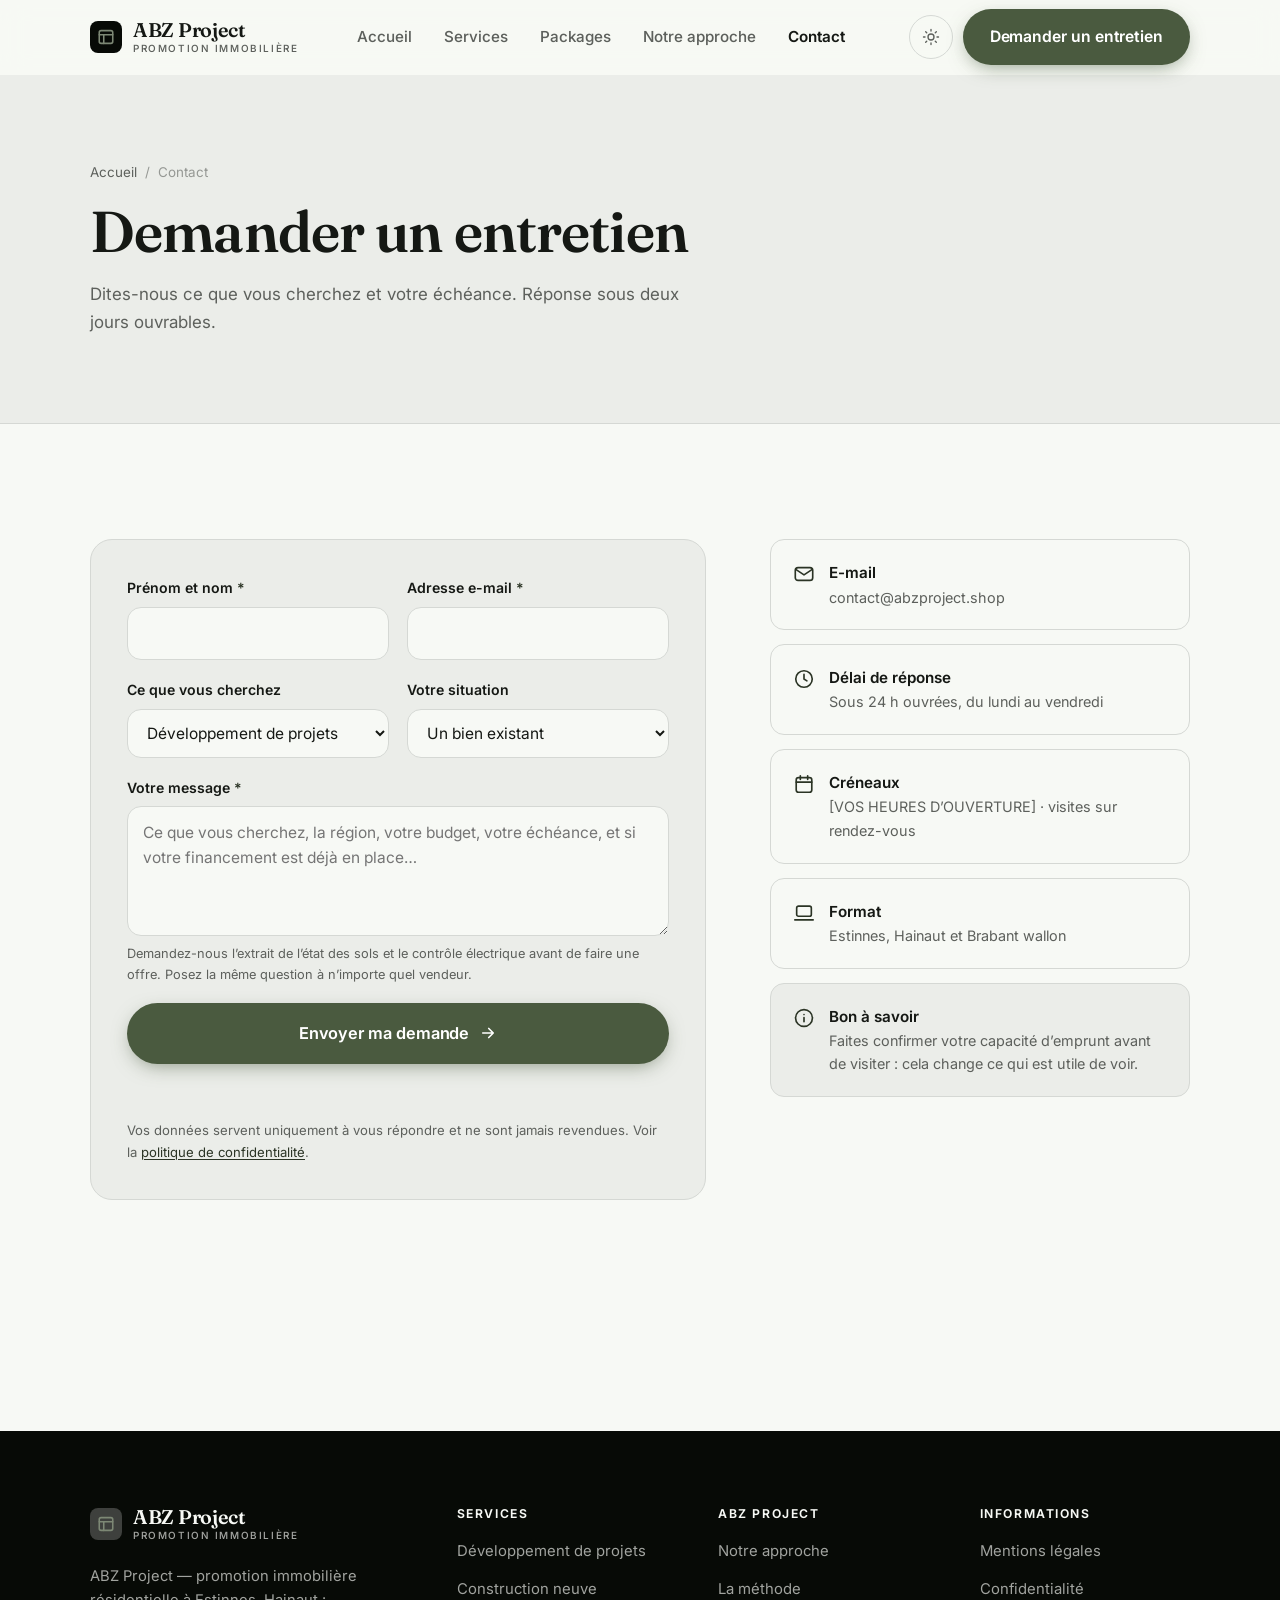
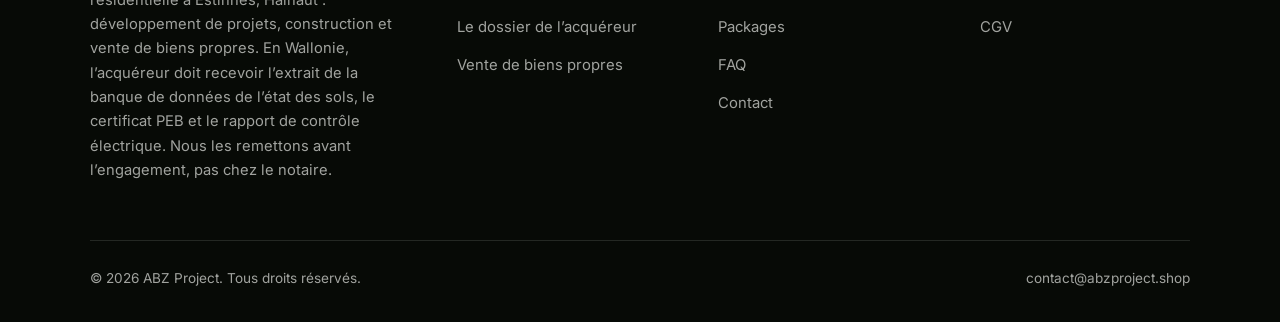
<file: contact.html>
<!DOCTYPE html>
<html lang="fr" class="no-js">
<head>
<meta charset="utf-8">
<meta name="viewport" content="width=device-width, initial-scale=1">
<title>Contact — ABZ Project</title>
<meta name="description" content="Contacter ABZ Project à Estinnes pour un bien ou un projet. Réponse sous deux jours ouvrables.">
<link rel="canonical" href="https://abzproject.shop/contact.html">

<meta property="og:type" content="website">
<meta property="og:url" content="https://abzproject.shop/contact.html">
<meta property="og:site_name" content="ABZ Project">
<meta property="og:locale" content="fr_FR">
<meta property="og:title" content="Contact — ABZ Project">
<meta property="og:description" content="Contacter ABZ Project à Estinnes pour un bien ou un projet. Réponse sous deux jours ouvrables.">
<meta name="theme-color" content="#070a06">

<link rel="icon" href="assets/img/favicon.svg" type="image/svg+xml">
<link rel="preconnect" href="https://fonts.googleapis.com">
<link rel="preconnect" href="https://fonts.gstatic.com" crossorigin>
<link rel="stylesheet" href="https://fonts.googleapis.com/css2?family=Fraunces:wght@400;500;600;700&family=Inter:wght@400..700&display=swap">
<link rel="stylesheet" href="assets/css/style.css">

<!-- Thème appliqué avant le premier rendu (évite le flash) -->
<script>
document.documentElement.classList.remove('no-js');
(function(){try{var t=localStorage.getItem('site-theme');if(t){document.documentElement.setAttribute('data-theme',t);}}catch(e){}})();
</script>
</head>

<body>
<a class="skip-link" href="#main">Aller au contenu principal</a>

<header class="site-header">
  <nav class="wrap nav" aria-label="Navigation principale">
    <a class="brand" href="index.html">
      <svg class="brand__mark" viewBox="0 0 64 64" aria-hidden="true">
        <rect class="bm-bg" width="64" height="64" rx="16"/>
        <g class="bm-ic" transform="translate(14 14) scale(1.5)" fill="none" stroke-width="2.1" stroke-linecap="round" stroke-linejoin="round"><rect x="3" y="3.5" width="18" height="17" rx="2.5"/><path d="M3 9h18M9 9v11.5"/></g>
      </svg>
      <span>ABZ Project<span class="brand__sub">PROMOTION IMMOBILIÈRE</span></span>
    </a>

    <ul class="nav__links" id="nav-links">
      <li><a href="index.html">Accueil</a></li>
      <li><a href="programmes.html">Services</a></li>
      <li><a href="index.html#tarifs">Packages</a></li>
      <li><a href="a-propos.html">Notre approche</a></li>
      <li><a href="contact.html" aria-current="page">Contact</a></li>
      <li><a class="btn btn--primary" href="contact.html">Demander un entretien</a></li>
    </ul>

    <div class="nav__cta">
      <button class="theme-toggle" type="button" aria-label="Passer en thème sombre">
        <svg class="icon-sun" viewBox="0 0 24 24" fill="none" stroke="currentColor" stroke-width="1.8" stroke-linecap="round" aria-hidden="true"><circle cx="12" cy="12" r="4"/><path d="M12 2v2m0 16v2M2 12h2m16 0h2M4.9 4.9l1.4 1.4m11.4 11.4 1.4 1.4M19.1 4.9l-1.4 1.4M6.3 17.7l-1.4 1.4"/></svg>
        <svg class="icon-moon" viewBox="0 0 24 24" fill="none" stroke="currentColor" stroke-width="1.8" stroke-linecap="round" stroke-linejoin="round" aria-hidden="true"><path d="M21 12.8A9 9 0 1 1 11.2 3a7 7 0 0 0 9.8 9.8z"/></svg>
      </button>
      <a class="btn btn--primary" href="contact.html">Demander un entretien</a>
      <button class="nav__toggle" type="button" aria-expanded="false" aria-controls="nav-links" aria-label="Ouvrir le menu">
        <svg class="icon-open" viewBox="0 0 24 24" fill="none" stroke="currentColor" stroke-width="2" stroke-linecap="round" aria-hidden="true"><path d="M3 6h18M3 12h18M3 18h18"/></svg>
        <svg class="icon-close" viewBox="0 0 24 24" fill="none" stroke="currentColor" stroke-width="2" stroke-linecap="round" aria-hidden="true"><path d="M6 6l12 12M18 6L6 18"/></svg>
      </button>
    </div>
  </nav>
</header>

<main id="main">

<section class="page-head">
  <div class="wrap">
    <nav class="breadcrumb" aria-label="Fil d’Ariane">
      <a href="index.html">Accueil</a><span>/</span><span aria-current="page">Contact</span>
    </nav>
    <h1>Demander un entretien</h1>
    <p>Dites-nous ce que vous cherchez et votre échéance. Réponse sous deux jours ouvrables.</p>
  </div>
</section>

<section class="section wrap">
  <div class="form-layout">

    <!--
      FORMULAIRE : l'attribut action contient un identifiant à remplacer.
      Créez un formulaire gratuit sur https://formspree.io puis remplacez
      VOTRE_ID_FORMSPREE. En attendant, le bouton ouvre la messagerie du
      visiteur avec un message pré-rempli vers contact@abzproject.shop.
    -->
    <form class="form" id="contact-form" action="https://formspree.io/f/VOTRE_ID_FORMSPREE" method="POST"
          data-email="contact@abzproject.shop" data-subject="Demande d’information"
          data-msg-mail="Votre logiciel de messagerie va s’ouvrir avec le message pré-rempli." data-msg-sending="Envoi en cours…"
          data-msg-ok="Merci ! Votre message est parti. Réponse sous 24 h ouvrées." data-msg-err="L’envoi a échoué. Écrivez-nous directement à">
      <div class="form__row">
        <div class="field">
          <label for="nom">Prénom et nom <span class="req" aria-hidden="true">*</span></label>
          <input type="text" id="nom" name="nom" autocomplete="name" required>
        </div>
        <div class="field">
          <label for="email">Adresse e-mail <span class="req" aria-hidden="true">*</span></label>
          <input type="email" id="email" name="email" autocomplete="email" required>
        </div>
      </div>

      <div class="form__row">
        <div class="field">
          <label for="programme">Ce que vous cherchez</label>
          <select id="programme" name="programme">
            <option>Développement de projets</option>
            <option>Construction neuve</option>
            <option>Le dossier de l’acquéreur</option>
            <option>Vente de biens propres</option>
            <option>Je ne sais pas encore</option>
          </select>
        </div>
        <div class="field">
          <label for="niveau">Votre situation</label>
          <select id="niveau" name="niveau">
            <option>Un bien existant</option>
            <option>Un logement neuf</option>
            <option>Un terrain</option>
            <option>Un projet à développer</option>
          </select>
        </div>
      </div>

      <div class="field">
        <label for="message">Votre message <span class="req" aria-hidden="true">*</span></label>
        <textarea id="message" name="message" required placeholder="Ce que vous cherchez, la région, votre budget, votre échéance, et si votre financement est déjà en place…"></textarea>
        <span class="field__hint">Demandez-nous l’extrait de l’état des sols et le contrôle électrique avant de faire une offre. Posez la même question à n’importe quel vendeur.</span>
      </div>

      <!-- Piège à robots : invisible pour les humains -->
      <div class="visually-hidden" aria-hidden="true">
        <label for="site-web">Ne remplissez pas ce champ</label>
        <input type="text" id="site-web" name="_gotcha" tabindex="-1" autocomplete="off">
      </div>

      <button class="btn btn--primary btn--lg" type="submit">Envoyer ma demande <svg viewBox="0 0 24 24" fill="none" stroke="currentColor" stroke-width="2.2" stroke-linecap="round" stroke-linejoin="round" aria-hidden="true"><path d="M5 12h14M13 6l6 6-6 6"/></svg></button>

      <p id="form-status" class="form__status" role="status" aria-live="polite"></p>

      <p class="form__note">
        Vos données servent uniquement à vous répondre et ne sont jamais revendues. Voir la <a href="mentions-legales.html#confidentialite">politique de confidentialité</a>.
      </p>
    </form>

    <aside class="contact-aside">
      <div class="contact-card">
        <svg viewBox="0 0 24 24" fill="none" stroke="currentColor" stroke-width="1.8" stroke-linecap="round" stroke-linejoin="round" aria-hidden="true"><rect x="2.5" y="5" width="19" height="14" rx="3"/><path d="M3 7l9 6 9-6"/></svg>
        <div><b>E-mail</b><a href="mailto:contact@abzproject.shop">contact@abzproject.shop</a></div>
      </div>
      <div class="contact-card">
        <svg viewBox="0 0 24 24" fill="none" stroke="currentColor" stroke-width="1.8" stroke-linecap="round" stroke-linejoin="round" aria-hidden="true"><circle cx="12" cy="12" r="9"/><path d="M12 7v5l3.2 2"/></svg>
        <div><b>Délai de réponse</b><span>Sous 24 h ouvrées, du lundi au vendredi</span></div>
      </div>
      <div class="contact-card">
        <svg viewBox="0 0 24 24" fill="none" stroke="currentColor" stroke-width="1.8" stroke-linecap="round" stroke-linejoin="round" aria-hidden="true"><rect x="3.5" y="5" width="17" height="16" rx="2.5"/><path d="M8 3v4M16 3v4M3.5 10h17"/></svg>
        <div><b>Créneaux</b><span>[VOS HEURES D’OUVERTURE] · visites sur rendez-vous</span></div>
      </div>
      <div class="contact-card">
        <svg viewBox="0 0 24 24" fill="none" stroke="currentColor" stroke-width="1.8" stroke-linecap="round" stroke-linejoin="round" aria-hidden="true"><rect x="4" y="4.5" width="16" height="11" rx="2"/><path d="M2 19.5h20"/></svg>
        <div><b>Format</b><span>Estinnes, Hainaut et Brabant wallon</span></div>
      </div>
      <div class="contact-card contact-card--soft">
        <svg viewBox="0 0 24 24" fill="none" stroke="currentColor" stroke-width="1.8" stroke-linecap="round" stroke-linejoin="round" aria-hidden="true"><circle cx="12" cy="12" r="9.2"/><path d="M12 16v-4.5M12 8.2v.1"/></svg>
        <div><b>Bon à savoir</b><span>Faites confirmer votre capacité d’emprunt avant de visiter : cela change ce qui est utile de voir.</span></div>
      </div>
    </aside>

  </div>
</section>

</main>

<footer class="site-footer">
  <div class="wrap">
    <div class="footer__grid">
      <div class="footer__brand">
        <a class="brand" href="index.html">
          <svg class="brand__mark" viewBox="0 0 64 64" aria-hidden="true">
        <rect class="bm-bg" width="64" height="64" rx="16"/>
        <g class="bm-ic" transform="translate(14 14) scale(1.5)" fill="none" stroke-width="2.1" stroke-linecap="round" stroke-linejoin="round"><rect x="3" y="3.5" width="18" height="17" rx="2.5"/><path d="M3 9h18M9 9v11.5"/></g>
      </svg>
          <span>ABZ Project<span class="brand__sub">PROMOTION IMMOBILIÈRE</span></span>
        </a>
        <p>ABZ Project — promotion immobilière résidentielle à Estinnes, Hainaut : développement de projets, construction et vente de biens propres. En Wallonie, l’acquéreur doit recevoir l’extrait de la banque de données de l’état des sols, le certificat PEB et le rapport de contrôle électrique. Nous les remettons avant l’engagement, pas chez le notaire.</p>
      </div>

      <div class="footer__col">
        <h4>Services</h4>
        <ul>
          <li><a href="programmes.html#developpement">Développement de projets</a></li>
          <li><a href="programmes.html#neuf">Construction neuve</a></li>
          <li><a href="programmes.html#documents">Le dossier de l’acquéreur</a></li>
          <li><a href="programmes.html#vente">Vente de biens propres</a></li>
        </ul>
      </div>

      <div class="footer__col">
        <h4>ABZ Project</h4>
        <ul>
          <li><a href="a-propos.html">Notre approche</a></li>
          <li><a href="index.html#methode">La méthode</a></li>
          <li><a href="index.html#tarifs">Packages</a></li>
          <li><a href="index.html#faq">FAQ</a></li>
          <li><a href="contact.html">Contact</a></li>
        </ul>
      </div>

      <div class="footer__col">
        <h4>Informations</h4>
        <ul>
          <li><a href="mentions-legales.html">Mentions légales</a></li>
          <li><a href="mentions-legales.html#confidentialite">Confidentialité</a></li>
          <li><a href="mentions-legales.html#cgv">CGV</a></li>
        </ul>
      </div>
    </div>

    <div class="footer__bottom">
      <p>© <span data-year>2026</span> ABZ Project. Tous droits réservés.</p>
      <p><a href="mailto:contact@abzproject.shop">contact@abzproject.shop</a></p>
    </div>
  </div>
</footer>

<script src="assets/js/main.js" defer></script>
</body>
</html>
</file>
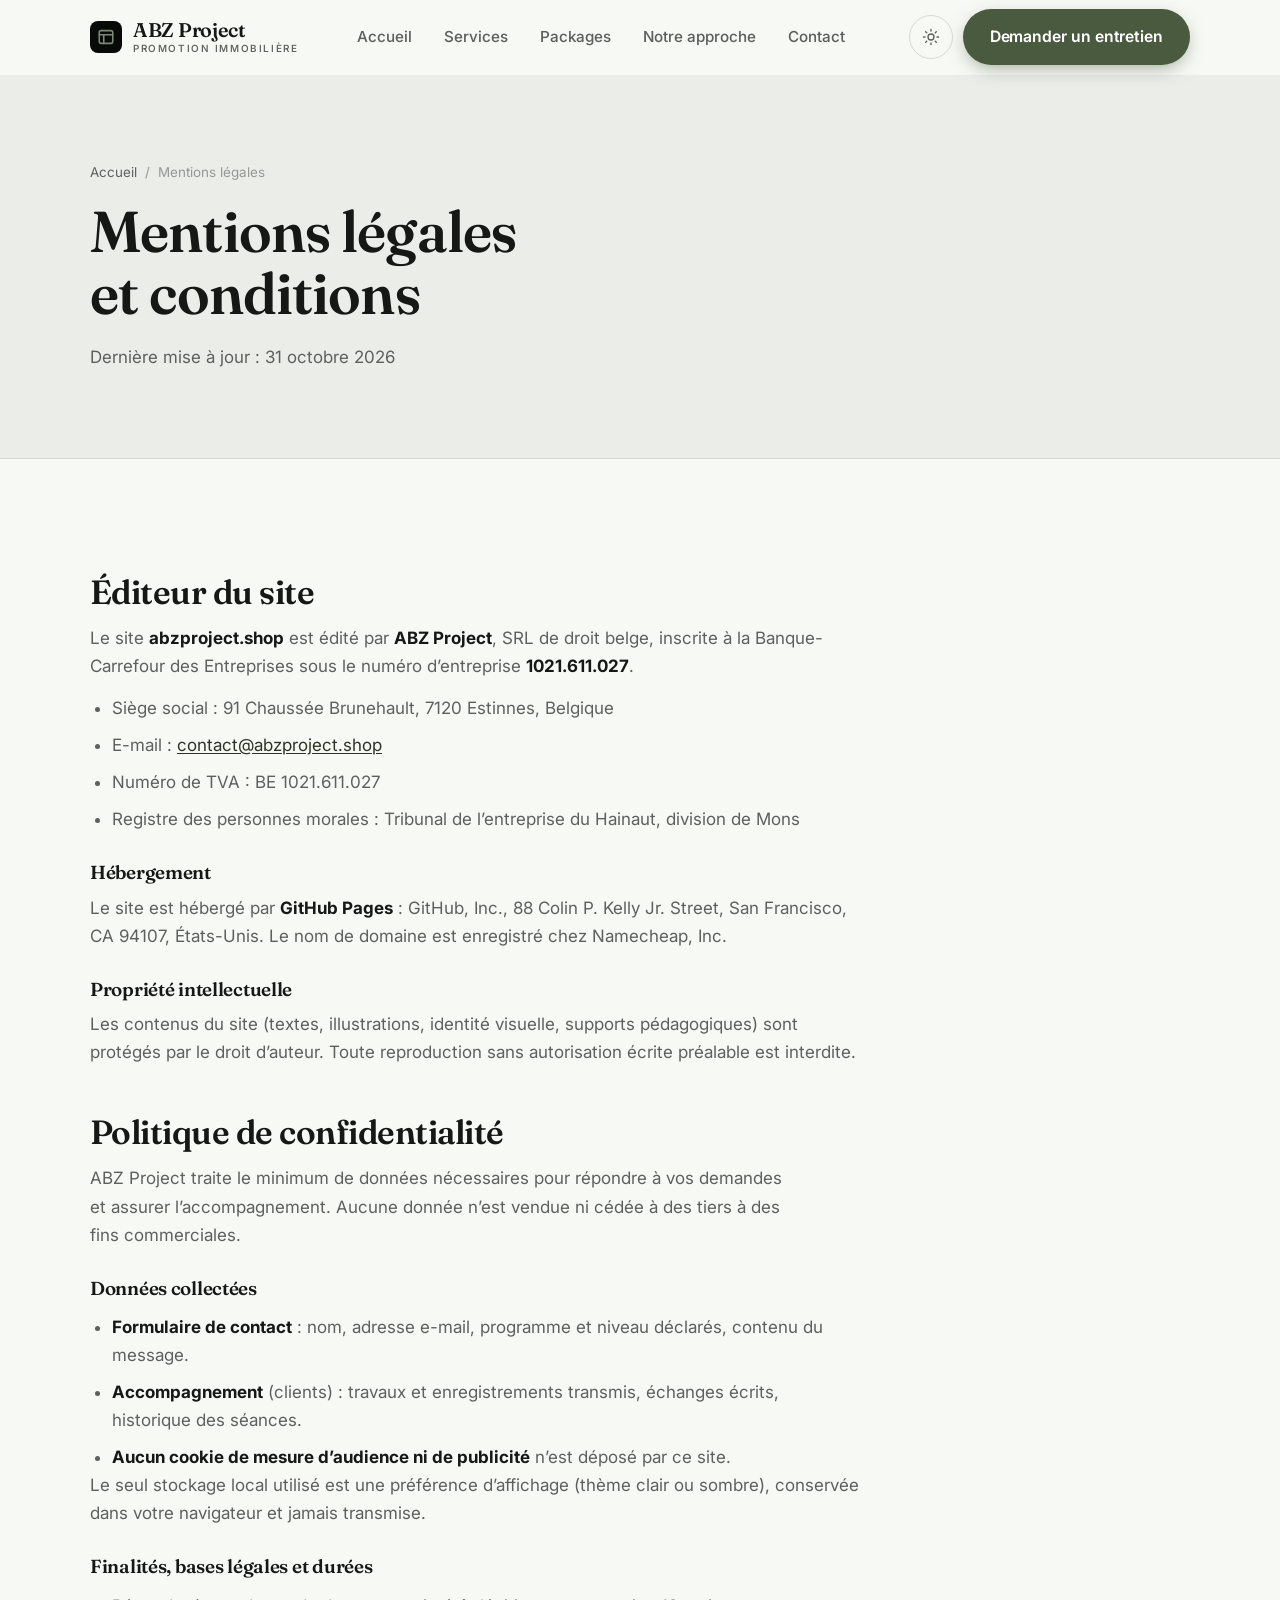
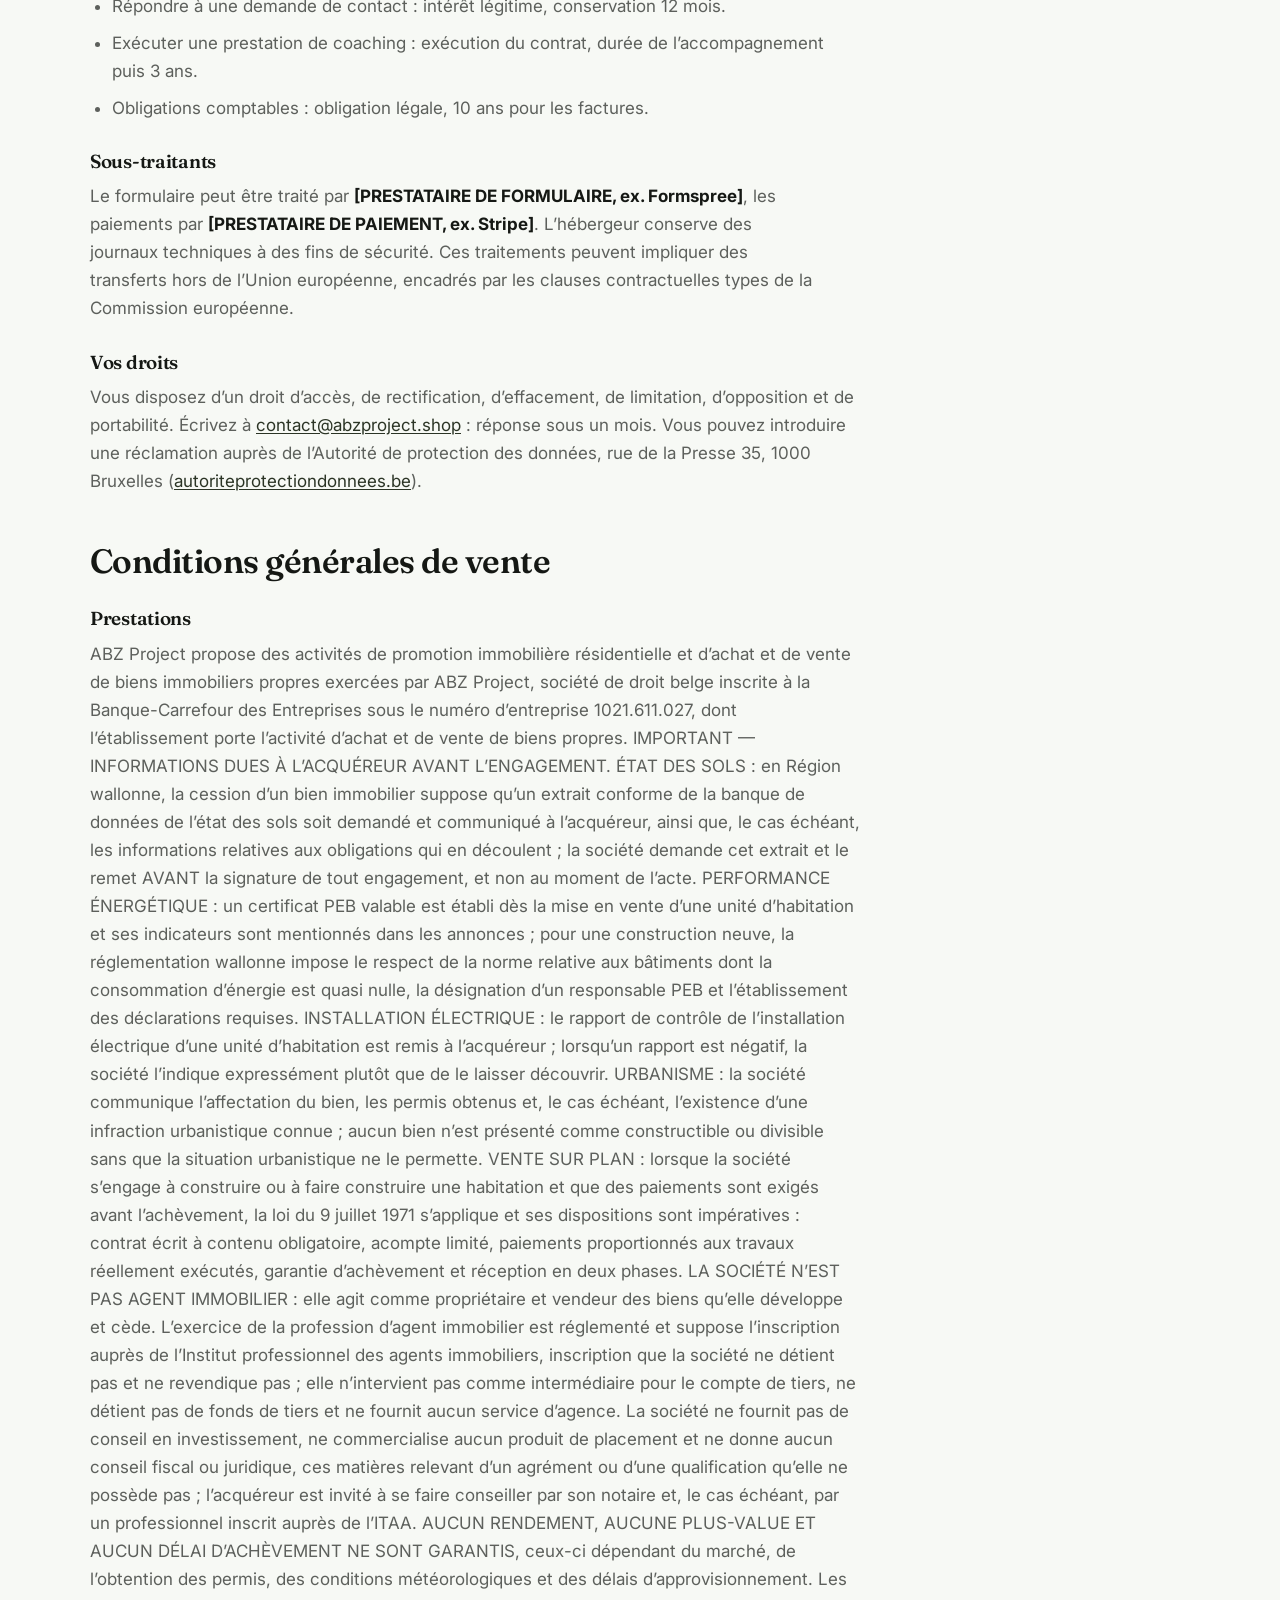
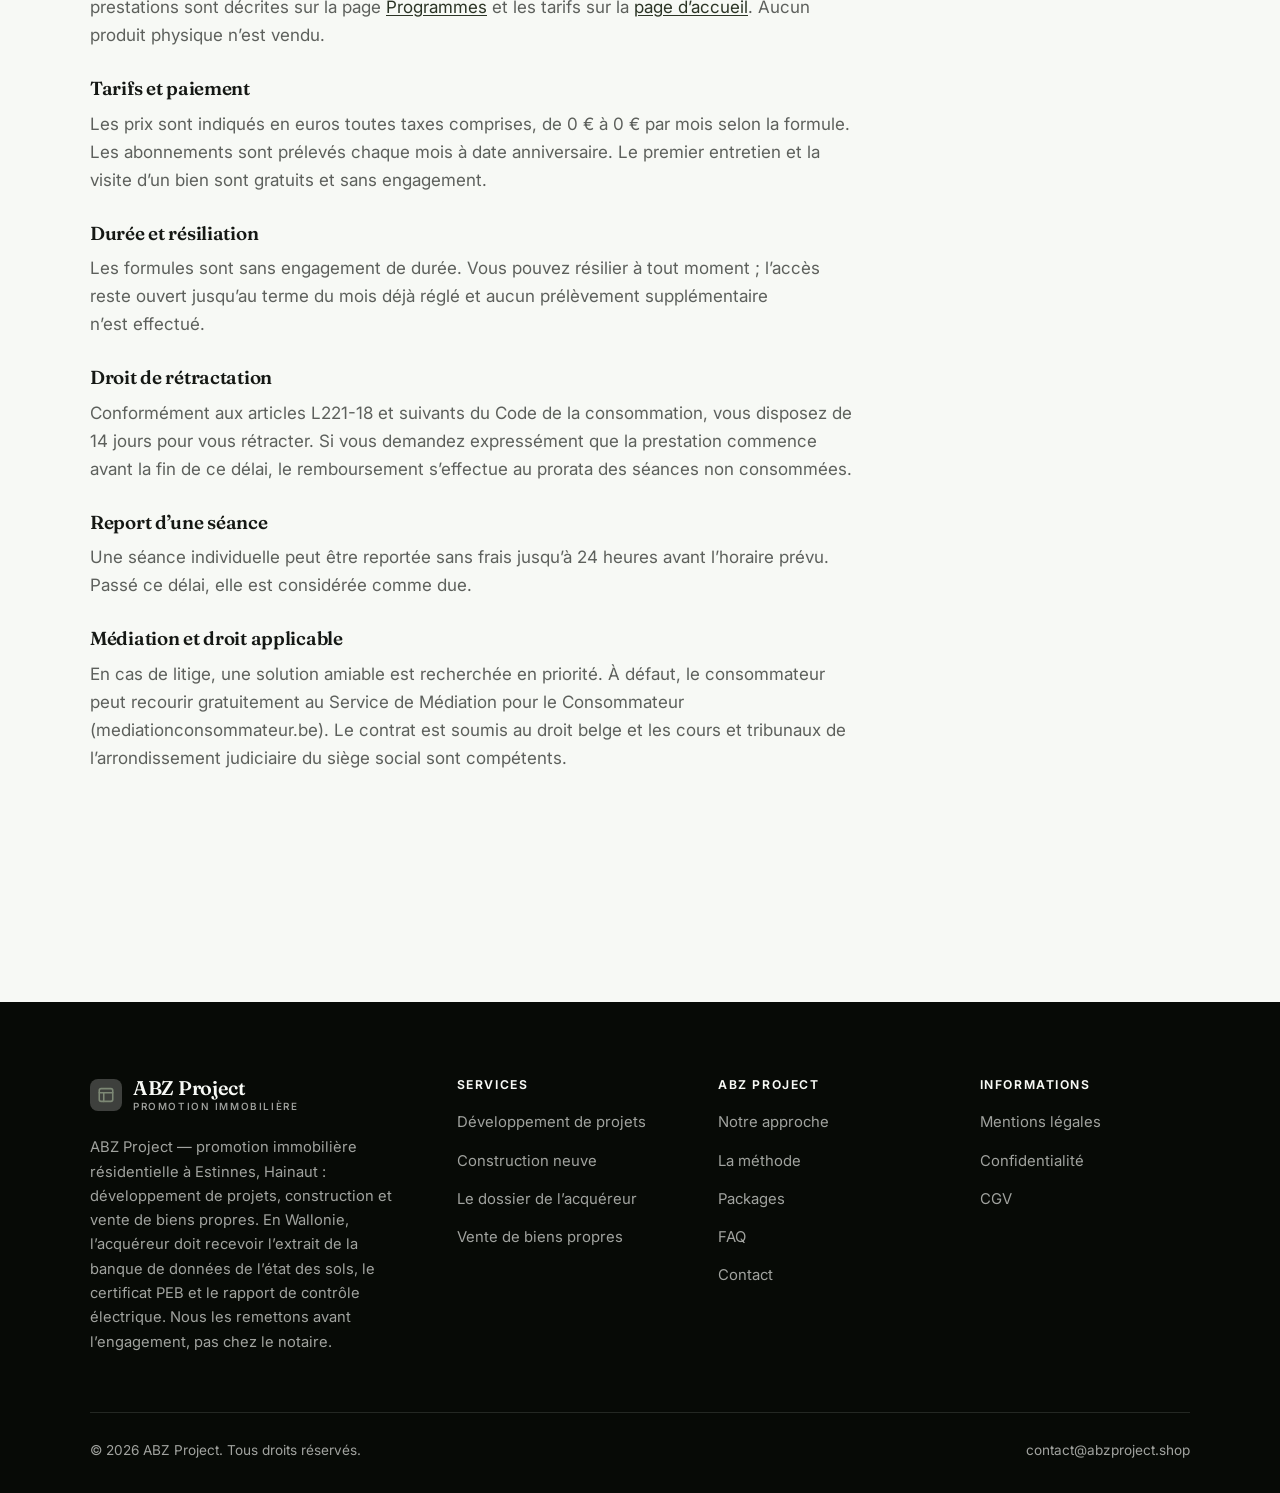
<file: mentions-legales.html>
<!DOCTYPE html>
<html lang="fr" class="no-js">
<head>
<meta charset="utf-8">
<meta name="viewport" content="width=device-width, initial-scale=1">
<title>Mentions légales, confidentialité et CGV — ABZ Project</title>
<meta name="description" content="Mentions légales, politique de confidentialité et conditions générales de vente de ABZ Project.">
<meta name="robots" content="noindex">

<meta property="og:type" content="website">
<meta property="og:url" content="https://abzproject.shop/mentions-legales.html">
<meta property="og:site_name" content="ABZ Project">
<meta property="og:locale" content="fr_FR">
<meta property="og:title" content="Mentions légales, confidentialité et CGV — ABZ Project">
<meta property="og:description" content="Mentions légales, politique de confidentialité et conditions générales de vente de ABZ Project.">
<meta name="theme-color" content="#070a06">

<link rel="icon" href="assets/img/favicon.svg" type="image/svg+xml">
<link rel="preconnect" href="https://fonts.googleapis.com">
<link rel="preconnect" href="https://fonts.gstatic.com" crossorigin>
<link rel="stylesheet" href="https://fonts.googleapis.com/css2?family=Fraunces:wght@400;500;600;700&family=Inter:wght@400..700&display=swap">
<link rel="stylesheet" href="assets/css/style.css">

<!-- Thème appliqué avant le premier rendu (évite le flash) -->
<script>
document.documentElement.classList.remove('no-js');
(function(){try{var t=localStorage.getItem('site-theme');if(t){document.documentElement.setAttribute('data-theme',t);}}catch(e){}})();
</script>
</head>

<body>
<a class="skip-link" href="#main">Aller au contenu principal</a>

<header class="site-header">
  <nav class="wrap nav" aria-label="Navigation principale">
    <a class="brand" href="index.html">
      <svg class="brand__mark" viewBox="0 0 64 64" aria-hidden="true">
        <rect class="bm-bg" width="64" height="64" rx="16"/>
        <g class="bm-ic" transform="translate(14 14) scale(1.5)" fill="none" stroke-width="2.1" stroke-linecap="round" stroke-linejoin="round"><rect x="3" y="3.5" width="18" height="17" rx="2.5"/><path d="M3 9h18M9 9v11.5"/></g>
      </svg>
      <span>ABZ Project<span class="brand__sub">PROMOTION IMMOBILIÈRE</span></span>
    </a>

    <ul class="nav__links" id="nav-links">
      <li><a href="index.html">Accueil</a></li>
      <li><a href="programmes.html">Services</a></li>
      <li><a href="index.html#tarifs">Packages</a></li>
      <li><a href="a-propos.html">Notre approche</a></li>
      <li><a href="contact.html">Contact</a></li>
      <li><a class="btn btn--primary" href="contact.html">Demander un entretien</a></li>
    </ul>

    <div class="nav__cta">
      <button class="theme-toggle" type="button" aria-label="Passer en thème sombre">
        <svg class="icon-sun" viewBox="0 0 24 24" fill="none" stroke="currentColor" stroke-width="1.8" stroke-linecap="round" aria-hidden="true"><circle cx="12" cy="12" r="4"/><path d="M12 2v2m0 16v2M2 12h2m16 0h2M4.9 4.9l1.4 1.4m11.4 11.4 1.4 1.4M19.1 4.9l-1.4 1.4M6.3 17.7l-1.4 1.4"/></svg>
        <svg class="icon-moon" viewBox="0 0 24 24" fill="none" stroke="currentColor" stroke-width="1.8" stroke-linecap="round" stroke-linejoin="round" aria-hidden="true"><path d="M21 12.8A9 9 0 1 1 11.2 3a7 7 0 0 0 9.8 9.8z"/></svg>
      </button>
      <a class="btn btn--primary" href="contact.html">Demander un entretien</a>
      <button class="nav__toggle" type="button" aria-expanded="false" aria-controls="nav-links" aria-label="Ouvrir le menu">
        <svg class="icon-open" viewBox="0 0 24 24" fill="none" stroke="currentColor" stroke-width="2" stroke-linecap="round" aria-hidden="true"><path d="M3 6h18M3 12h18M3 18h18"/></svg>
        <svg class="icon-close" viewBox="0 0 24 24" fill="none" stroke="currentColor" stroke-width="2" stroke-linecap="round" aria-hidden="true"><path d="M6 6l12 12M18 6L6 18"/></svg>
      </button>
    </div>
  </nav>
</header>

<main id="main">

<section class="page-head">
  <div class="wrap">
    <nav class="breadcrumb" aria-label="Fil d'Ariane">
      <a href="index.html">Accueil</a><span>/</span><span aria-current="page">Mentions légales</span>
    </nav>
    <h1>Mentions légales et conditions</h1>
    <p>Dernière mise à jour : <time datetime="2026-10-31">31 octobre 2026</time></p>
  </div>
</section>

<section class="section wrap">
  <div class="prose">

    <!--
      À COMPLÉTER : ce document est un squelette, pas un conseil juridique.
      Remplacez chaque [CROCHET] par vos informations réelles.
      En Belgique, le prestataire d’un service de la société de l’information doit
      communiquer son identité et son numéro d’entreprise (art. XII.6 du Code de
      droit économique).
    -->

    <h2 id="editeur">Éditeur du site</h2>
    <p>
      Le site <strong>abzproject.shop</strong> est édité par <strong>ABZ Project</strong>,
      SRL de droit belge, inscrite à la Banque-Carrefour des
      Entreprises sous le numéro d’entreprise <strong>1021.611.027</strong>.
    </p>
    <ul>
      <li>Siège social : 91 Chaussée Brunehault, 7120 Estinnes, Belgique</li>
      <li>E-mail : <a href="mailto:contact@abzproject.shop">contact@abzproject.shop</a></li>
      <li>Numéro de TVA : BE 1021.611.027</li>
      <li>Registre des personnes morales : Tribunal de l’entreprise du Hainaut, division de Mons</li>
    </ul>

    <h3>Hébergement</h3>
    <p>
      Le site est hébergé par <strong>GitHub Pages</strong> : GitHub, Inc., 88 Colin P. Kelly Jr. Street,
      San Francisco, CA 94107, États-Unis. Le nom de domaine est enregistré chez Namecheap, Inc.
    </p>

    <h3>Propriété intellectuelle</h3>
    <p>
      Les contenus du site (textes, illustrations, identité visuelle, supports pédagogiques) sont
      protégés par le droit d’auteur. Toute reproduction sans autorisation écrite préalable est interdite.
    </p>

    <h2 id="confidentialite">Politique de confidentialité</h2>
    <p>
      ABZ Project traite le minimum de données nécessaires pour répondre à vos demandes et assurer
      l’accompagnement. Aucune donnée n’est vendue ni cédée à des tiers à des fins commerciales.
    </p>
    <h3>Données collectées</h3>
    <ul>
      <li><strong>Formulaire de contact</strong> : nom, adresse e-mail, programme et niveau déclarés, contenu du message.</li>
      <li><strong>Accompagnement</strong> (clients) : travaux et enregistrements transmis, échanges écrits, historique des séances.</li>
      <li><strong>Aucun cookie de mesure d’audience ni de publicité</strong> n’est déposé par ce site.</li>
    </ul>
    <p>
      Le seul stockage local utilisé est une préférence d’affichage (thème clair ou sombre), conservée
      dans votre navigateur et jamais transmise.
    </p>
    <h3>Finalités, bases légales et durées</h3>
    <ul>
      <li>Répondre à une demande de contact : intérêt légitime, conservation 12 mois.</li>
      <li>Exécuter une prestation de coaching : exécution du contrat, durée de l’accompagnement puis 3 ans.</li>
      <li>Obligations comptables : obligation légale, 10 ans pour les factures.</li>
    </ul>
    <h3>Sous-traitants</h3>
    <p>
      Le formulaire peut être traité par <strong>[PRESTATAIRE DE FORMULAIRE, ex. Formspree]</strong>, les paiements
      par <strong>[PRESTATAIRE DE PAIEMENT, ex. Stripe]</strong>. L’hébergeur conserve des journaux techniques à des
      fins de sécurité. Ces traitements peuvent impliquer des transferts hors de l’Union européenne, encadrés par
      les clauses contractuelles types de la Commission européenne.
    </p>
    <h3>Vos droits</h3>
    <p>
      Vous disposez d’un droit d’accès, de rectification, d’effacement, de limitation, d’opposition et de
      portabilité. Écrivez à <a href="mailto:contact@abzproject.shop">contact@abzproject.shop</a> : réponse sous un mois. Vous pouvez
      introduire une réclamation auprès de l’Autorité de protection des données, rue de la Presse 35, 1000 Bruxelles (<a href="https://www.autoriteprotectiondonnees.be" rel="noopener" target="_blank">autoriteprotectiondonnees.be</a>).
    </p>

    <h2 id="cgv">Conditions générales de vente</h2>
    <h3>Prestations</h3>
    <p>
      ABZ Project propose des activités de promotion immobilière résidentielle et d’achat et de vente de biens immobiliers propres exercées par ABZ Project, société de droit belge inscrite à la Banque-Carrefour des Entreprises sous le numéro d’entreprise 1021.611.027, dont l’établissement porte l’activité d’achat et de vente de biens propres. IMPORTANT — INFORMATIONS DUES À L’ACQUÉREUR AVANT L’ENGAGEMENT. ÉTAT DES SOLS : en Région wallonne, la cession d’un bien immobilier suppose qu’un extrait conforme de la banque de données de l’état des sols soit demandé et communiqué à l’acquéreur, ainsi que, le cas échéant, les informations relatives aux obligations qui en découlent ; la société demande cet extrait et le remet AVANT la signature de tout engagement, et non au moment de l’acte. PERFORMANCE ÉNERGÉTIQUE : un certificat PEB valable est établi dès la mise en vente d’une unité d’habitation et ses indicateurs sont mentionnés dans les annonces ; pour une construction neuve, la réglementation wallonne impose le respect de la norme relative aux bâtiments dont la consommation d’énergie est quasi nulle, la désignation d’un responsable PEB et l’établissement des déclarations requises. INSTALLATION ÉLECTRIQUE : le rapport de contrôle de l’installation électrique d’une unité d’habitation est remis à l’acquéreur ; lorsqu’un rapport est négatif, la société l’indique expressément plutôt que de le laisser découvrir. URBANISME : la société communique l’affectation du bien, les permis obtenus et, le cas échéant, l’existence d’une infraction urbanistique connue ; aucun bien n’est présenté comme constructible ou divisible sans que la situation urbanistique ne le permette. VENTE SUR PLAN : lorsque la société s’engage à construire ou à faire construire une habitation et que des paiements sont exigés avant l’achèvement, la loi du 9 juillet 1971 s’applique et ses dispositions sont impératives : contrat écrit à contenu obligatoire, acompte limité, paiements proportionnés aux travaux réellement exécutés, garantie d’achèvement et réception en deux phases. LA SOCIÉTÉ N’EST PAS AGENT IMMOBILIER : elle agit comme propriétaire et vendeur des biens qu’elle développe et cède. L’exercice de la profession d’agent immobilier est réglementé et suppose l’inscription auprès de l’Institut professionnel des agents immobiliers, inscription que la société ne détient pas et ne revendique pas ; elle n’intervient pas comme intermédiaire pour le compte de tiers, ne détient pas de fonds de tiers et ne fournit aucun service d’agence. La société ne fournit pas de conseil en investissement, ne commercialise aucun produit de placement et ne donne aucun conseil fiscal ou juridique, ces matières relevant d’un agrément ou d’une qualification qu’elle ne possède pas ; l’acquéreur est invité à se faire conseiller par son notaire et, le cas échéant, par un professionnel inscrit auprès de l’ITAA. AUCUN RENDEMENT, AUCUNE PLUS-VALUE ET AUCUN DÉLAI D’ACHÈVEMENT NE SONT GARANTIS, ceux-ci dépendant du marché, de l’obtention des permis, des conditions météorologiques et des délais d’approvisionnement. Les prestations sont décrites sur la page
      <a href="programmes.html">Programmes</a> et les tarifs sur la <a href="index.html#tarifs">page d’accueil</a>.
      Aucun produit physique n’est vendu.
    </p>
    <h3>Tarifs et paiement</h3>
    <p>
      Les prix sont indiqués en euros toutes taxes comprises, de 0 € à 0 € par mois
      selon la formule. Les abonnements sont prélevés chaque mois à date anniversaire. Le premier entretien et la visite d’un bien sont gratuits et sans engagement.
    </p>
    <h3>Durée et résiliation</h3>
    <p>
      Les formules sont sans engagement de durée. Vous pouvez résilier à tout moment ; l’accès reste ouvert
      jusqu’au terme du mois déjà réglé et aucun prélèvement supplémentaire n’est effectué.
    </p>
    <h3>Droit de rétractation</h3>
    <p>
      Conformément aux articles L221-18 et suivants du Code de la consommation, vous disposez de 14 jours pour
      vous rétracter. Si vous demandez expressément que la prestation commence avant la fin de ce délai, le
      remboursement s’effectue au prorata des séances non consommées.
    </p>
    <h3>Report d’une séance</h3>
    <p>
      Une séance individuelle peut être reportée sans frais jusqu’à 24 heures avant l’horaire prévu. Passé ce
      délai, elle est considérée comme due.
    </p>
    <h3>Médiation et droit applicable</h3>
    <p>
      En cas de litige, une solution amiable est recherchée en priorité. À défaut, le consommateur peut recourir
      gratuitement au Service de Médiation pour le Consommateur (mediationconsommateur.be). Le contrat est soumis au droit belge et les cours et tribunaux de l’arrondissement judiciaire du siège social sont compétents.
    </p>

  </div>
</section>

</main>

<footer class="site-footer">
  <div class="wrap">
    <div class="footer__grid">
      <div class="footer__brand">
        <a class="brand" href="index.html">
          <svg class="brand__mark" viewBox="0 0 64 64" aria-hidden="true">
        <rect class="bm-bg" width="64" height="64" rx="16"/>
        <g class="bm-ic" transform="translate(14 14) scale(1.5)" fill="none" stroke-width="2.1" stroke-linecap="round" stroke-linejoin="round"><rect x="3" y="3.5" width="18" height="17" rx="2.5"/><path d="M3 9h18M9 9v11.5"/></g>
      </svg>
          <span>ABZ Project<span class="brand__sub">PROMOTION IMMOBILIÈRE</span></span>
        </a>
        <p>ABZ Project — promotion immobilière résidentielle à Estinnes, Hainaut : développement de projets, construction et vente de biens propres. En Wallonie, l’acquéreur doit recevoir l’extrait de la banque de données de l’état des sols, le certificat PEB et le rapport de contrôle électrique. Nous les remettons avant l’engagement, pas chez le notaire.</p>
      </div>

      <div class="footer__col">
        <h4>Services</h4>
        <ul>
          <li><a href="programmes.html#developpement">Développement de projets</a></li>
          <li><a href="programmes.html#neuf">Construction neuve</a></li>
          <li><a href="programmes.html#documents">Le dossier de l’acquéreur</a></li>
          <li><a href="programmes.html#vente">Vente de biens propres</a></li>
        </ul>
      </div>

      <div class="footer__col">
        <h4>ABZ Project</h4>
        <ul>
          <li><a href="a-propos.html">Notre approche</a></li>
          <li><a href="index.html#methode">La méthode</a></li>
          <li><a href="index.html#tarifs">Packages</a></li>
          <li><a href="index.html#faq">FAQ</a></li>
          <li><a href="contact.html">Contact</a></li>
        </ul>
      </div>

      <div class="footer__col">
        <h4>Informations</h4>
        <ul>
          <li><a href="mentions-legales.html">Mentions légales</a></li>
          <li><a href="mentions-legales.html#confidentialite">Confidentialité</a></li>
          <li><a href="mentions-legales.html#cgv">CGV</a></li>
        </ul>
      </div>
    </div>

    <div class="footer__bottom">
      <p>© <span data-year>2026</span> ABZ Project. Tous droits réservés.</p>
      <p><a href="mailto:contact@abzproject.shop">contact@abzproject.shop</a></p>
    </div>
  </div>
</footer>

<script src="assets/js/main.js" defer></script>
</body>
</html>
</file>
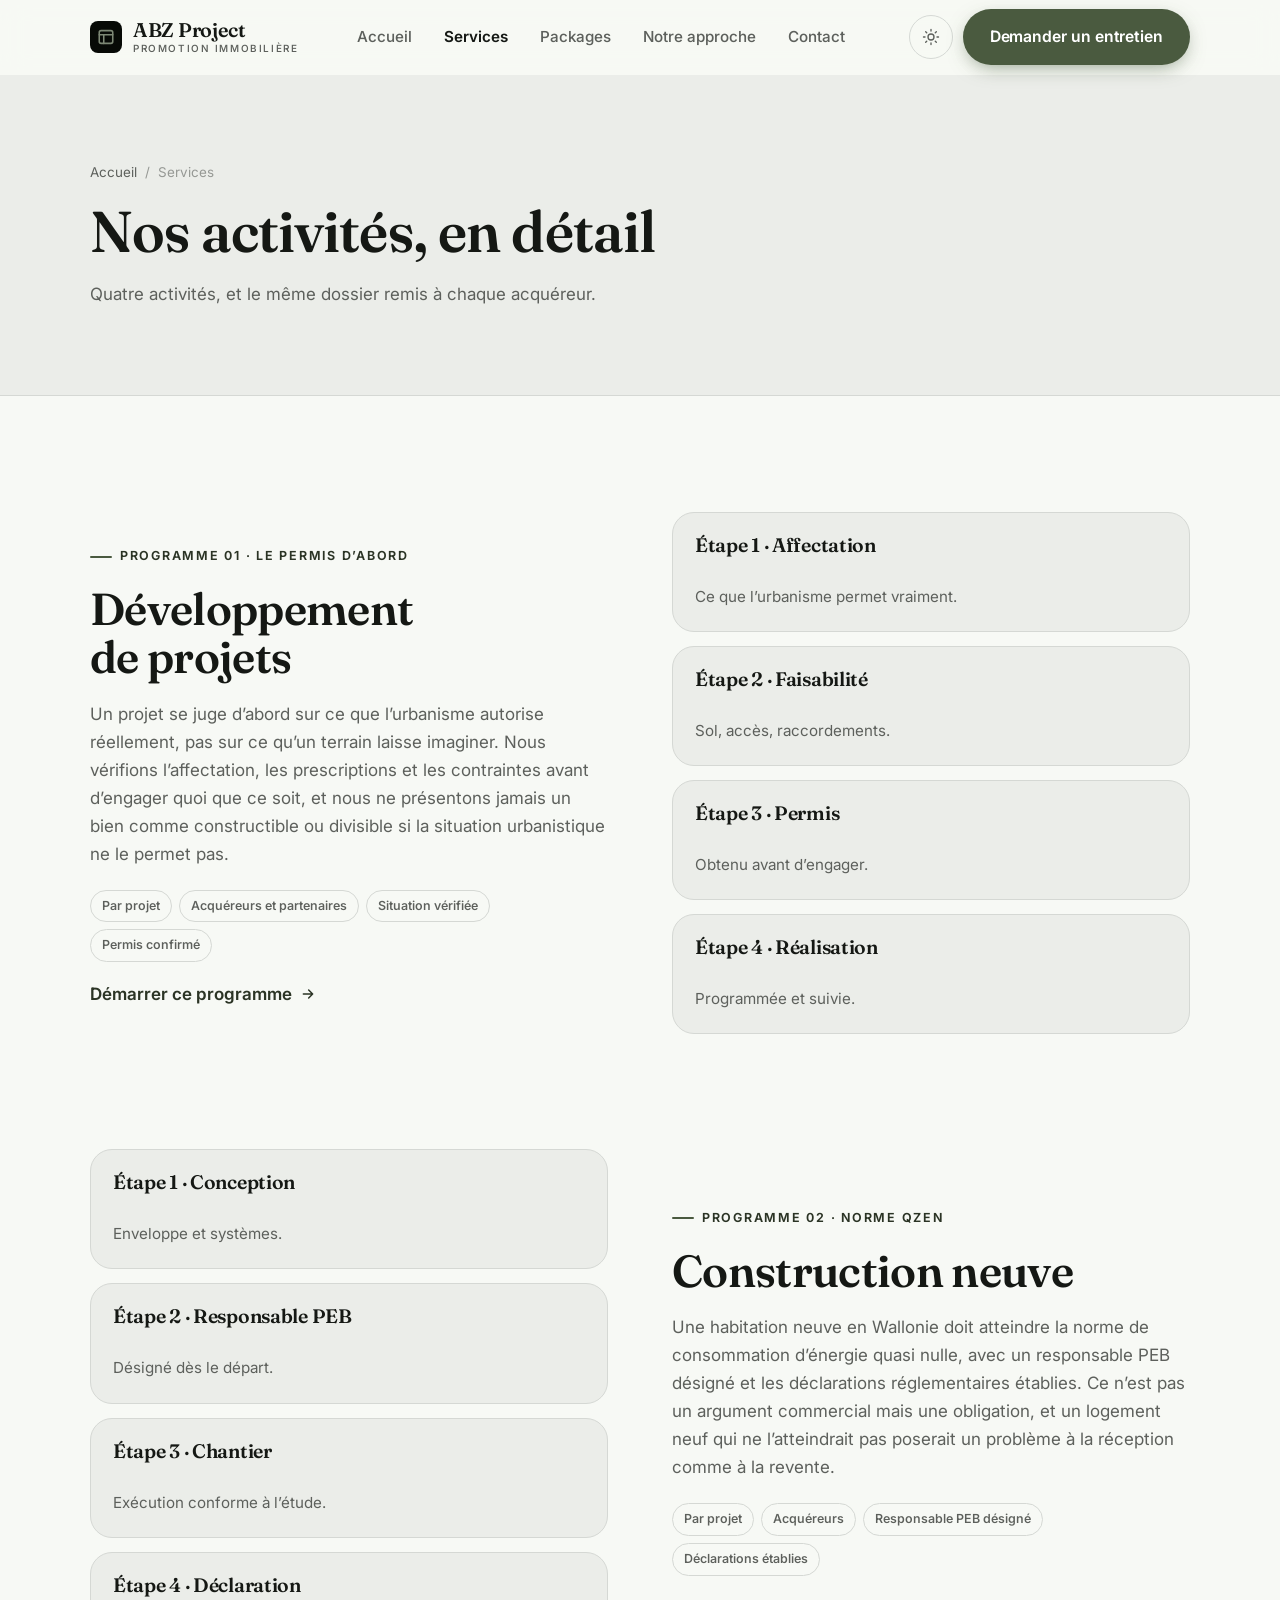
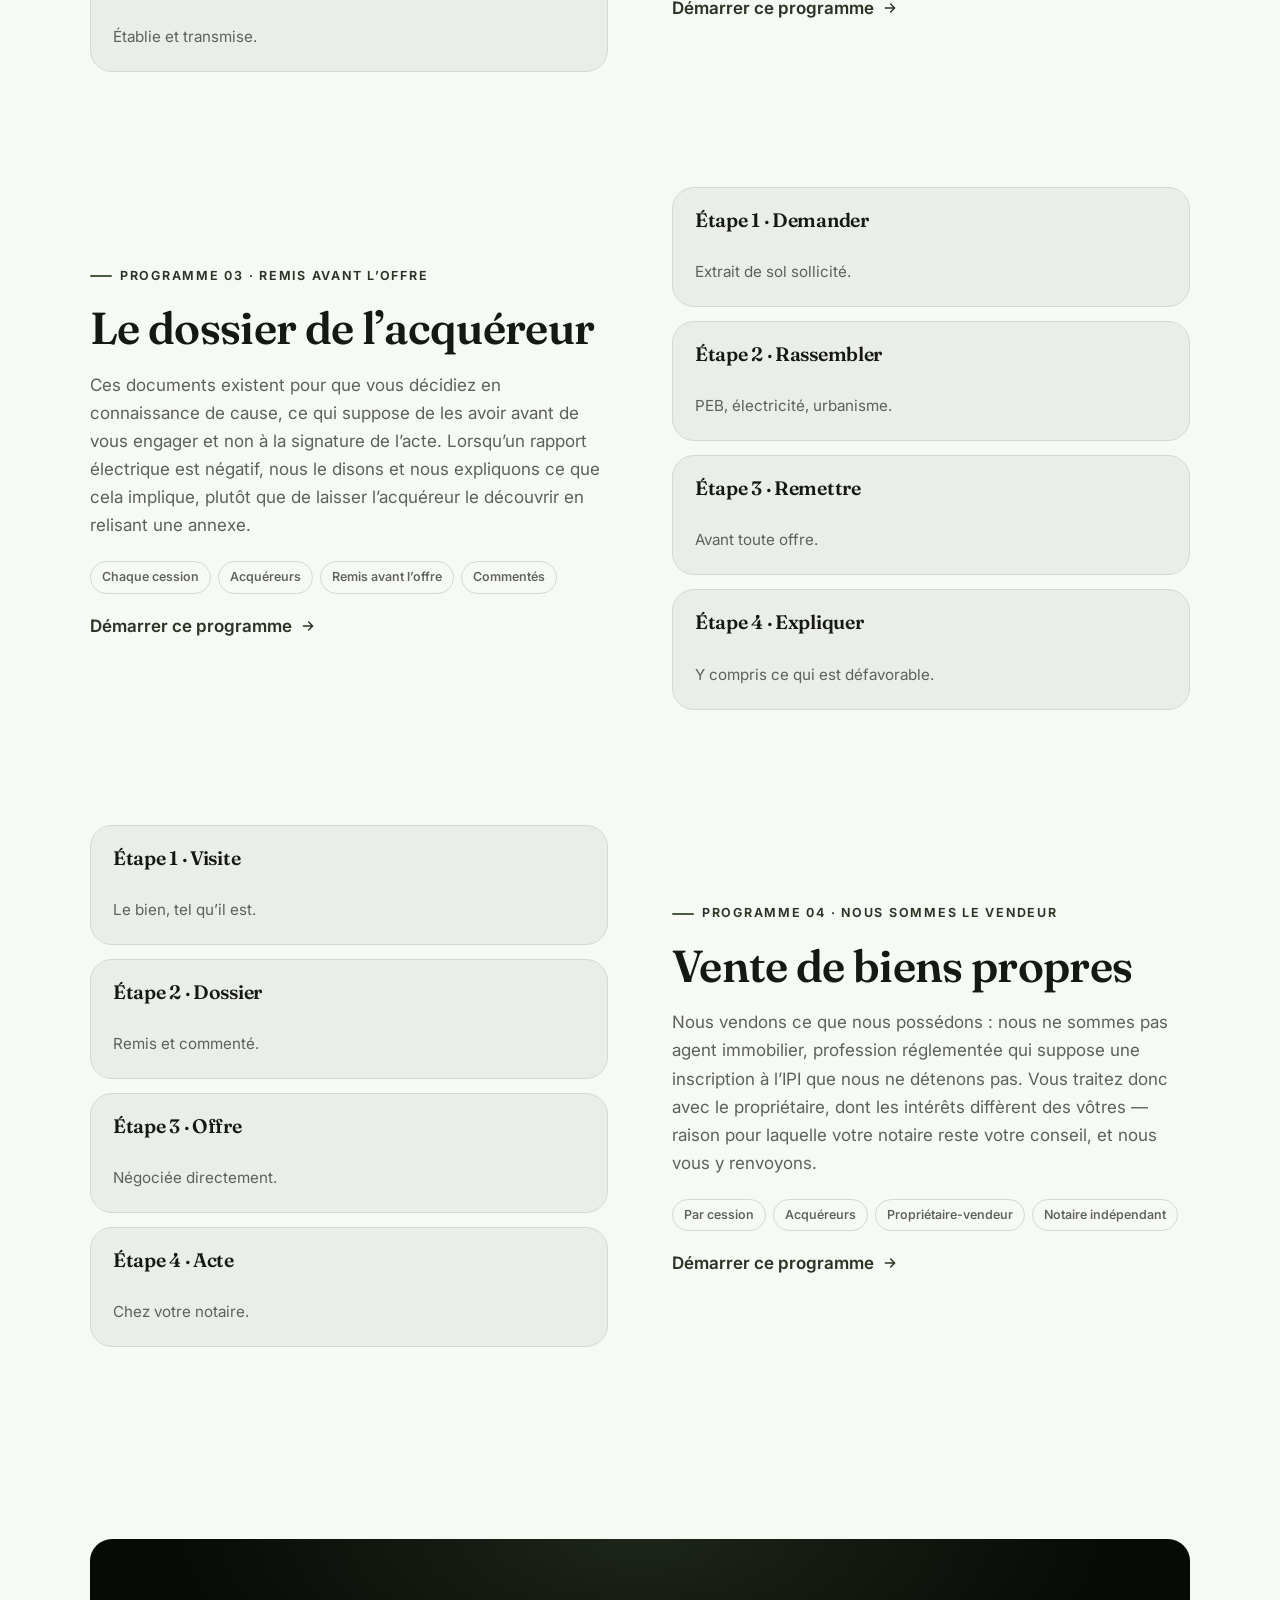
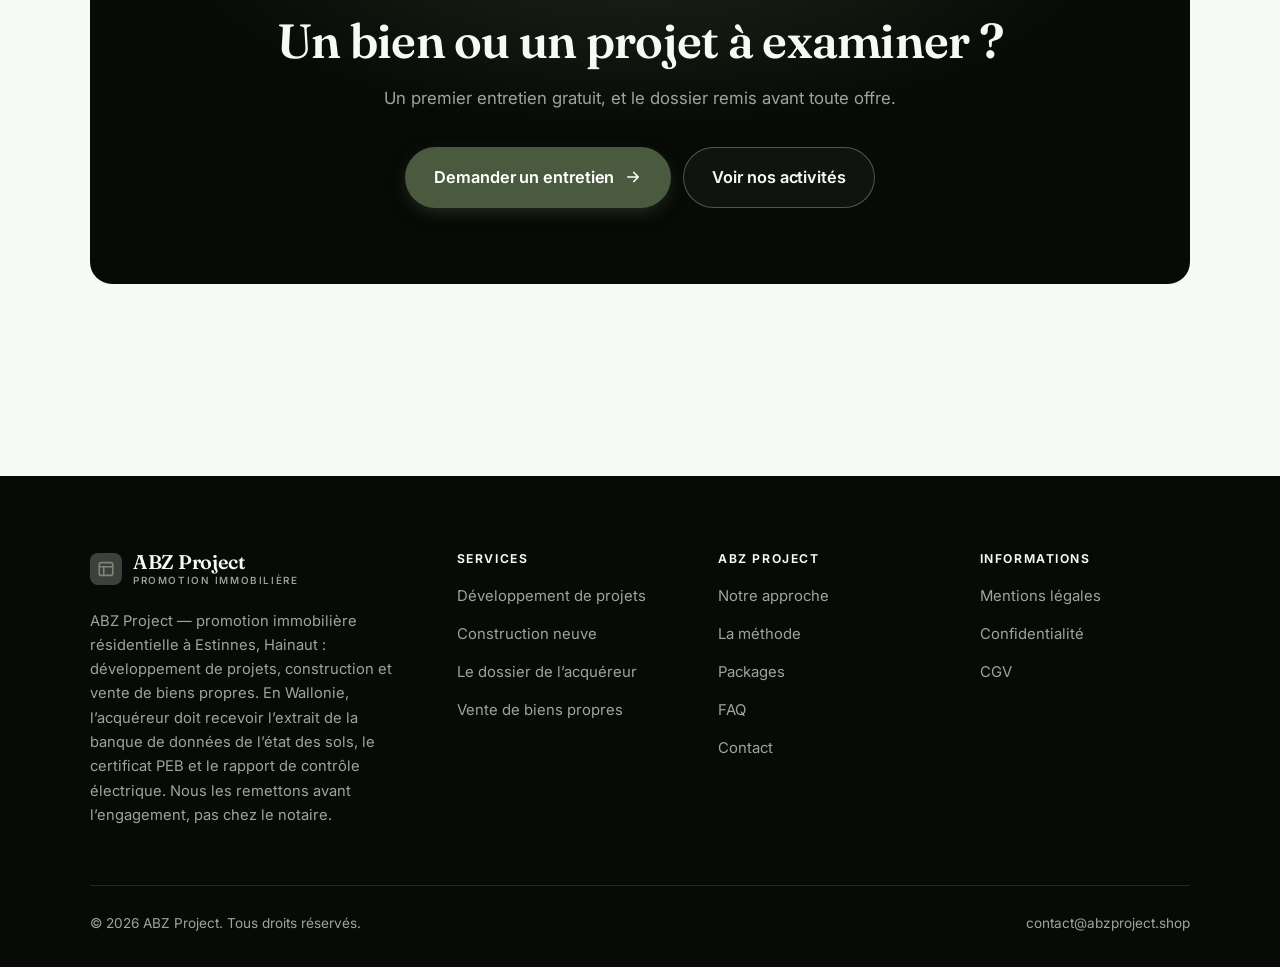
<file: programmes.html>
<!DOCTYPE html>
<html lang="fr" class="no-js">
<head>
<meta charset="utf-8">
<meta name="viewport" content="width=device-width, initial-scale=1">
<title>Services — ABZ Project</title>
<meta name="description" content="Les activités d’ABZ Project : développement de projets, construction neuve, le dossier de l’acquéreur, et la vente de biens propres.">
<link rel="canonical" href="https://abzproject.shop/programmes.html">

<meta property="og:type" content="website">
<meta property="og:url" content="https://abzproject.shop/programmes.html">
<meta property="og:site_name" content="ABZ Project">
<meta property="og:locale" content="fr_FR">
<meta property="og:title" content="Services — ABZ Project">
<meta property="og:description" content="Les activités d’ABZ Project : développement de projets, construction neuve, le dossier de l’acquéreur, et la vente de biens propres.">
<meta name="theme-color" content="#070a06">

<link rel="icon" href="assets/img/favicon.svg" type="image/svg+xml">
<link rel="preconnect" href="https://fonts.googleapis.com">
<link rel="preconnect" href="https://fonts.gstatic.com" crossorigin>
<link rel="stylesheet" href="https://fonts.googleapis.com/css2?family=Fraunces:wght@400;500;600;700&family=Inter:wght@400..700&display=swap">
<link rel="stylesheet" href="assets/css/style.css">

<!-- Thème appliqué avant le premier rendu (évite le flash) -->
<script>
document.documentElement.classList.remove('no-js');
(function(){try{var t=localStorage.getItem('site-theme');if(t){document.documentElement.setAttribute('data-theme',t);}}catch(e){}})();
</script>
</head>

<body>
<a class="skip-link" href="#main">Aller au contenu principal</a>

<header class="site-header">
  <nav class="wrap nav" aria-label="Navigation principale">
    <a class="brand" href="index.html">
      <svg class="brand__mark" viewBox="0 0 64 64" aria-hidden="true">
        <rect class="bm-bg" width="64" height="64" rx="16"/>
        <g class="bm-ic" transform="translate(14 14) scale(1.5)" fill="none" stroke-width="2.1" stroke-linecap="round" stroke-linejoin="round"><rect x="3" y="3.5" width="18" height="17" rx="2.5"/><path d="M3 9h18M9 9v11.5"/></g>
      </svg>
      <span>ABZ Project<span class="brand__sub">PROMOTION IMMOBILIÈRE</span></span>
    </a>

    <ul class="nav__links" id="nav-links">
      <li><a href="index.html">Accueil</a></li>
      <li><a href="programmes.html" aria-current="page">Services</a></li>
      <li><a href="index.html#tarifs">Packages</a></li>
      <li><a href="a-propos.html">Notre approche</a></li>
      <li><a href="contact.html">Contact</a></li>
      <li><a class="btn btn--primary" href="contact.html">Demander un entretien</a></li>
    </ul>

    <div class="nav__cta">
      <button class="theme-toggle" type="button" aria-label="Passer en thème sombre">
        <svg class="icon-sun" viewBox="0 0 24 24" fill="none" stroke="currentColor" stroke-width="1.8" stroke-linecap="round" aria-hidden="true"><circle cx="12" cy="12" r="4"/><path d="M12 2v2m0 16v2M2 12h2m16 0h2M4.9 4.9l1.4 1.4m11.4 11.4 1.4 1.4M19.1 4.9l-1.4 1.4M6.3 17.7l-1.4 1.4"/></svg>
        <svg class="icon-moon" viewBox="0 0 24 24" fill="none" stroke="currentColor" stroke-width="1.8" stroke-linecap="round" stroke-linejoin="round" aria-hidden="true"><path d="M21 12.8A9 9 0 1 1 11.2 3a7 7 0 0 0 9.8 9.8z"/></svg>
      </button>
      <a class="btn btn--primary" href="contact.html">Demander un entretien</a>
      <button class="nav__toggle" type="button" aria-expanded="false" aria-controls="nav-links" aria-label="Ouvrir le menu">
        <svg class="icon-open" viewBox="0 0 24 24" fill="none" stroke="currentColor" stroke-width="2" stroke-linecap="round" aria-hidden="true"><path d="M3 6h18M3 12h18M3 18h18"/></svg>
        <svg class="icon-close" viewBox="0 0 24 24" fill="none" stroke="currentColor" stroke-width="2" stroke-linecap="round" aria-hidden="true"><path d="M6 6l12 12M18 6L6 18"/></svg>
      </button>
    </div>
  </nav>
</header>

<main id="main">

<section class="page-head">
  <div class="wrap">
    <nav class="breadcrumb" aria-label="Fil d’Ariane">
      <a href="index.html">Accueil</a><span>/</span><span aria-current="page">Services</span>
    </nav>
    <h1>Nos activités, en détail</h1>
    <p>Quatre activités, et le même dossier remis à chaque acquéreur.</p>
  </div>
</section>

<section class="section wrap" id="developpement">
  <div class="split reveal">
    <div>
      <span class="eyebrow">Programme 01 · Le permis d’abord</span>
      <h2>Développement de projets</h2>
      <p>Un projet se juge d’abord sur ce que l’urbanisme autorise réellement, pas sur ce qu’un terrain laisse imaginer. Nous vérifions l’affectation, les prescriptions et les contraintes avant d’engager quoi que ce soit, et nous ne présentons jamais un bien comme constructible ou divisible si la situation urbanistique ne le permet pas.</p>
      <ul class="tags"><li>Par projet</li><li>Acquéreurs et partenaires</li><li>Situation vérifiée</li><li>Permis confirmé</li></ul>
      <p><a class="arrow-link" href="contact.html">Démarrer ce programme <svg viewBox="0 0 24 24" fill="none" stroke="currentColor" stroke-width="2.2" stroke-linecap="round" stroke-linejoin="round" aria-hidden="true"><path d="M5 12h14M13 6l6 6-6 6"/></svg></a></p>
    </div>
    <div class="grid grid--2 grid--tight">
      <article class="card card--sm">
        <h3>Étape 1 · Affectation</h3>
        <p>Ce que l’urbanisme permet vraiment.</p>
      </article>
      <article class="card card--sm">
        <h3>Étape 2 · Faisabilité</h3>
        <p>Sol, accès, raccordements.</p>
      </article>
      <article class="card card--sm">
        <h3>Étape 3 · Permis</h3>
        <p>Obtenu avant d’engager.</p>
      </article>
      <article class="card card--sm">
        <h3>Étape 4 · Réalisation</h3>
        <p>Programmée et suivie.</p>
      </article>
    </div>
  </div>
</section>

<section class="section section--flush wrap" id="neuf">
  <div class="split reveal">
    <div class="grid grid--2 grid--tight">
      <article class="card card--sm">
        <h3>Étape 1 · Conception</h3>
        <p>Enveloppe et systèmes.</p>
      </article>
      <article class="card card--sm">
        <h3>Étape 2 · Responsable PEB</h3>
        <p>Désigné dès le départ.</p>
      </article>
      <article class="card card--sm">
        <h3>Étape 3 · Chantier</h3>
        <p>Exécution conforme à l’étude.</p>
      </article>
      <article class="card card--sm">
        <h3>Étape 4 · Déclaration</h3>
        <p>Établie et transmise.</p>
      </article>
    </div>
    <div>
      <span class="eyebrow">Programme 02 · Norme QZEN</span>
      <h2>Construction neuve</h2>
      <p>Une habitation neuve en Wallonie doit atteindre la norme de consommation d’énergie quasi nulle, avec un responsable PEB désigné et les déclarations réglementaires établies. Ce n’est pas un argument commercial mais une obligation, et un logement neuf qui ne l’atteindrait pas poserait un problème à la réception comme à la revente.</p>
      <ul class="tags"><li>Par projet</li><li>Acquéreurs</li><li>Responsable PEB désigné</li><li>Déclarations établies</li></ul>
      <p><a class="arrow-link" href="contact.html">Démarrer ce programme <svg viewBox="0 0 24 24" fill="none" stroke="currentColor" stroke-width="2.2" stroke-linecap="round" stroke-linejoin="round" aria-hidden="true"><path d="M5 12h14M13 6l6 6-6 6"/></svg></a></p>
    </div>
  </div>
</section>

<section class="section section--flush wrap" id="documents">
  <div class="split reveal">
    <div>
      <span class="eyebrow">Programme 03 · Remis avant l’offre</span>
      <h2>Le dossier de l’acquéreur</h2>
      <p>Ces documents existent pour que vous décidiez en connaissance de cause, ce qui suppose de les avoir avant de vous engager et non à la signature de l’acte. Lorsqu’un rapport électrique est négatif, nous le disons et nous expliquons ce que cela implique, plutôt que de laisser l’acquéreur le découvrir en relisant une annexe.</p>
      <ul class="tags"><li>Chaque cession</li><li>Acquéreurs</li><li>Remis avant l’offre</li><li>Commentés</li></ul>
      <p><a class="arrow-link" href="contact.html">Démarrer ce programme <svg viewBox="0 0 24 24" fill="none" stroke="currentColor" stroke-width="2.2" stroke-linecap="round" stroke-linejoin="round" aria-hidden="true"><path d="M5 12h14M13 6l6 6-6 6"/></svg></a></p>
    </div>
    <div class="grid grid--2 grid--tight">
      <article class="card card--sm">
        <h3>Étape 1 · Demander</h3>
        <p>Extrait de sol sollicité.</p>
      </article>
      <article class="card card--sm">
        <h3>Étape 2 · Rassembler</h3>
        <p>PEB, électricité, urbanisme.</p>
      </article>
      <article class="card card--sm">
        <h3>Étape 3 · Remettre</h3>
        <p>Avant toute offre.</p>
      </article>
      <article class="card card--sm">
        <h3>Étape 4 · Expliquer</h3>
        <p>Y compris ce qui est défavorable.</p>
      </article>
    </div>
  </div>
</section>

<section class="section section--flush wrap" id="vente">
  <div class="split reveal">
    <div class="grid grid--2 grid--tight">
      <article class="card card--sm">
        <h3>Étape 1 · Visite</h3>
        <p>Le bien, tel qu’il est.</p>
      </article>
      <article class="card card--sm">
        <h3>Étape 2 · Dossier</h3>
        <p>Remis et commenté.</p>
      </article>
      <article class="card card--sm">
        <h3>Étape 3 · Offre</h3>
        <p>Négociée directement.</p>
      </article>
      <article class="card card--sm">
        <h3>Étape 4 · Acte</h3>
        <p>Chez votre notaire.</p>
      </article>
    </div>
    <div>
      <span class="eyebrow">Programme 04 · Nous sommes le vendeur</span>
      <h2>Vente de biens propres</h2>
      <p>Nous vendons ce que nous possédons : nous ne sommes pas agent immobilier, profession réglementée qui suppose une inscription à l’IPI que nous ne détenons pas. Vous traitez donc avec le propriétaire, dont les intérêts diffèrent des vôtres — raison pour laquelle votre notaire reste votre conseil, et nous vous y renvoyons.</p>
      <ul class="tags"><li>Par cession</li><li>Acquéreurs</li><li>Propriétaire-vendeur</li><li>Notaire indépendant</li></ul>
      <p><a class="arrow-link" href="contact.html">Démarrer ce programme <svg viewBox="0 0 24 24" fill="none" stroke="currentColor" stroke-width="2.2" stroke-linecap="round" stroke-linejoin="round" aria-hidden="true"><path d="M5 12h14M13 6l6 6-6 6"/></svg></a></p>
    </div>
  </div>
</section>

<section class="wrap section--tight">
  <div class="cta-band reveal">
    <h2>Un bien ou un projet à examiner ?</h2>
    <p>Un premier entretien gratuit, et le dossier remis avant toute offre.</p>
    <div class="hero__actions">
      <a class="btn btn--primary btn--lg" href="contact.html">Demander un entretien <svg viewBox="0 0 24 24" fill="none" stroke="currentColor" stroke-width="2.2" stroke-linecap="round" stroke-linejoin="round" aria-hidden="true"><path d="M5 12h14M13 6l6 6-6 6"/></svg></a>
      <a class="btn btn--on-dark btn--lg" href="programmes.html">Voir nos activités</a>
    </div>
  </div>
</section>

</main>

<footer class="site-footer">
  <div class="wrap">
    <div class="footer__grid">
      <div class="footer__brand">
        <a class="brand" href="index.html">
          <svg class="brand__mark" viewBox="0 0 64 64" aria-hidden="true">
        <rect class="bm-bg" width="64" height="64" rx="16"/>
        <g class="bm-ic" transform="translate(14 14) scale(1.5)" fill="none" stroke-width="2.1" stroke-linecap="round" stroke-linejoin="round"><rect x="3" y="3.5" width="18" height="17" rx="2.5"/><path d="M3 9h18M9 9v11.5"/></g>
      </svg>
          <span>ABZ Project<span class="brand__sub">PROMOTION IMMOBILIÈRE</span></span>
        </a>
        <p>ABZ Project — promotion immobilière résidentielle à Estinnes, Hainaut : développement de projets, construction et vente de biens propres. En Wallonie, l’acquéreur doit recevoir l’extrait de la banque de données de l’état des sols, le certificat PEB et le rapport de contrôle électrique. Nous les remettons avant l’engagement, pas chez le notaire.</p>
      </div>

      <div class="footer__col">
        <h4>Services</h4>
        <ul>
          <li><a href="programmes.html#developpement">Développement de projets</a></li>
          <li><a href="programmes.html#neuf">Construction neuve</a></li>
          <li><a href="programmes.html#documents">Le dossier de l’acquéreur</a></li>
          <li><a href="programmes.html#vente">Vente de biens propres</a></li>
        </ul>
      </div>

      <div class="footer__col">
        <h4>ABZ Project</h4>
        <ul>
          <li><a href="a-propos.html">Notre approche</a></li>
          <li><a href="index.html#methode">La méthode</a></li>
          <li><a href="index.html#tarifs">Packages</a></li>
          <li><a href="index.html#faq">FAQ</a></li>
          <li><a href="contact.html">Contact</a></li>
        </ul>
      </div>

      <div class="footer__col">
        <h4>Informations</h4>
        <ul>
          <li><a href="mentions-legales.html">Mentions légales</a></li>
          <li><a href="mentions-legales.html#confidentialite">Confidentialité</a></li>
          <li><a href="mentions-legales.html#cgv">CGV</a></li>
        </ul>
      </div>
    </div>

    <div class="footer__bottom">
      <p>© <span data-year>2026</span> ABZ Project. Tous droits réservés.</p>
      <p><a href="mailto:contact@abzproject.shop">contact@abzproject.shop</a></p>
    </div>
  </div>
</footer>

<script src="assets/js/main.js" defer></script>
</body>
</html>
</file>
<file: assets/css/style.css>
/* ABZ Project — couleurs et polices de la marque.
   Modifier ces valeurs suffit à changer l'identité visuelle de tout le site. */
:root {
  --c-accent:    #4a5a3f;
  --c-on-accent: #ffffff;
  --c-ink:       #070a06;
  --c-paper:     #f7f9f5;

  --accent-ink-light: color-mix(in srgb, var(--c-accent) 58%, black);
  --accent-on-dark:   color-mix(in srgb, var(--c-accent) 72%, white);

  --font-display: "Fraunces", system-ui, -apple-system, "Segoe UI", sans-serif;
  --font-body: "Inter", system-ui, -apple-system, "Segoe UI", sans-serif;
  --display-weight: 600;
  --display-tracking: -.015em;
}

/* ==========================================================================
   Feuille de style commune aux sites de coaching
   Les couleurs de marque (--c-accent, --c-on-accent, --c-ink, --c-paper) et
   les polices sont définies juste au-dessus, par site. Tout le reste en dérive.
   ========================================================================== */

/* --------------------------------------------------------------------------
   1. Tokens dérivés
   -------------------------------------------------------------------------- */

:root {
  /* Thème clair */
  --paper:      var(--c-paper);
  --paper-2:    color-mix(in srgb, var(--c-paper) 95%, var(--c-ink));
  --paper-3:    color-mix(in srgb, var(--c-paper) 89%, var(--c-ink));
  --line:       color-mix(in srgb, var(--c-paper) 86%, var(--c-ink));
  --text:       color-mix(in srgb, var(--c-ink) 94%, var(--c-paper));
  --muted:      color-mix(in srgb, var(--c-ink) 64%, var(--c-paper));
  --accent:     var(--c-accent);
  --accent-600: color-mix(in srgb, var(--c-accent) 86%, black);
  --accent-ink: var(--accent-ink-light);
  --on-accent:  var(--c-on-accent);
  --ink:        var(--c-ink);
  --ink-soft:   color-mix(in srgb, var(--c-ink) 90%, white);
  --on-ink:     var(--c-paper);
  --on-ink-mut: color-mix(in srgb, var(--c-paper) 64%, var(--c-ink));
  --brand-bg:   var(--c-ink);

  /* Rayons */
  --r-sm: 8px;
  --r-md: 14px;
  --r-lg: 22px;
  --r-full: 999px;

  /* Ombres */
  --sh-1: 0 1px 2px rgba(0, 0, 0, .05), 0 2px 8px rgba(0, 0, 0, .04);
  --sh-2: 0 2px 4px rgba(0, 0, 0, .05), 0 12px 32px rgba(0, 0, 0, .09);
  --sh-3: 0 4px 8px rgba(0, 0, 0, .06), 0 24px 56px rgba(0, 0, 0, .14);

  /* Rythme */
  --gutter: clamp(16px, 4vw, 40px);
  --maxw: 1180px;
  --section-y: clamp(64px, 9vw, 124px);

  --ease: cubic-bezier(.22, .61, .36, 1);
}

/* Thème sombre — suit le système, sauf si l'utilisateur a choisi « clair » */
@media (prefers-color-scheme: dark) {
  :root:not([data-theme="light"]) {
    --paper:      var(--c-ink);
    --paper-2:    color-mix(in srgb, var(--c-ink) 92%, white);
    --paper-3:    color-mix(in srgb, var(--c-ink) 86%, white);
    --line:       color-mix(in srgb, var(--c-ink) 80%, white);
    --text:       color-mix(in srgb, var(--c-paper) 94%, var(--c-ink));
    --muted:      color-mix(in srgb, var(--c-paper) 66%, var(--c-ink));
    --accent-ink: var(--accent-on-dark);
    --ink:        color-mix(in srgb, var(--c-ink) 72%, black);
    --brand-bg:   color-mix(in srgb, var(--c-ink) 80%, white);
    --sh-1: 0 1px 2px rgba(0, 0, 0, .4), 0 2px 8px rgba(0, 0, 0, .3);
    --sh-2: 0 2px 4px rgba(0, 0, 0, .4), 0 12px 32px rgba(0, 0, 0, .45);
    --sh-3: 0 4px 8px rgba(0, 0, 0, .45), 0 24px 56px rgba(0, 0, 0, .55);
  }
}

/* Thème sombre — choix explicite */
:root[data-theme="dark"] {
  --paper:      var(--c-ink);
  --paper-2:    color-mix(in srgb, var(--c-ink) 92%, white);
  --paper-3:    color-mix(in srgb, var(--c-ink) 86%, white);
  --line:       color-mix(in srgb, var(--c-ink) 80%, white);
  --text:       color-mix(in srgb, var(--c-paper) 94%, var(--c-ink));
  --muted:      color-mix(in srgb, var(--c-paper) 66%, var(--c-ink));
  --accent-ink: var(--accent-on-dark);
  --ink:        color-mix(in srgb, var(--c-ink) 72%, black);
  --brand-bg:   color-mix(in srgb, var(--c-ink) 80%, white);
  --sh-1: 0 1px 2px rgba(0, 0, 0, .4), 0 2px 8px rgba(0, 0, 0, .3);
  --sh-2: 0 2px 4px rgba(0, 0, 0, .4), 0 12px 32px rgba(0, 0, 0, .45);
  --sh-3: 0 4px 8px rgba(0, 0, 0, .45), 0 24px 56px rgba(0, 0, 0, .55);
}

/* --------------------------------------------------------------------------
   2. Reset / base
   -------------------------------------------------------------------------- */

*, *::before, *::after { box-sizing: border-box; }

* { margin: 0; }

html {
  -webkit-text-size-adjust: 100%;
  scroll-behavior: smooth;
  scroll-padding-top: 88px;
}

body {
  background: var(--paper);
  color: var(--text);
  font-family: var(--font-body);
  font-size: 17px;
  line-height: 1.65;
  -webkit-font-smoothing: antialiased;
  text-rendering: optimizeLegibility;
  overflow-x: hidden;
}

img, svg, video { display: block; max-width: 100%; height: auto; }

a { color: inherit; text-decoration: none; }

button, input, textarea, select { font: inherit; color: inherit; }

h1, h2, h3, h4 {
  font-family: var(--font-display);
  font-weight: var(--display-weight);
  line-height: 1.08;
  letter-spacing: var(--display-tracking);
  text-wrap: balance;
}

p { text-wrap: pretty; }

:focus-visible {
  outline: 3px solid var(--accent);
  outline-offset: 3px;
  border-radius: 4px;
}

::selection { background: var(--accent); color: var(--on-accent); }

/* --------------------------------------------------------------------------
   3. Utilitaires de mise en page
   -------------------------------------------------------------------------- */

.wrap {
  width: 100%;
  max-width: var(--maxw);
  margin-inline: auto;
  padding-inline: var(--gutter);
}

.section { padding-block: var(--section-y); }
.section--flush { padding-top: 0; }
.section--tight { padding-block: clamp(48px, 6vw, 80px); }

.skip-link {
  position: absolute;
  left: 12px;
  top: -100px;
  z-index: 200;
  background: var(--accent);
  color: var(--on-accent);
  padding: 12px 20px;
  border-radius: var(--r-sm);
  font-weight: 600;
  transition: top .2s var(--ease);
}
.skip-link:focus { top: 12px; }

.eyebrow {
  display: inline-flex;
  align-items: center;
  gap: 8px;
  font-size: .78rem;
  font-weight: 650;
  letter-spacing: .14em;
  text-transform: uppercase;
  color: var(--accent-ink);
  margin-bottom: 18px;
}
.eyebrow::before {
  content: "";
  width: 22px;
  height: 2px;
  background: var(--accent);
  border-radius: 2px;
}

.section-head { max-width: 62ch; margin-bottom: clamp(36px, 5vw, 60px); }
.section-head h2 { font-size: clamp(2rem, 4.4vw, 3.1rem); }
.section-head p {
  margin-top: 18px;
  color: var(--muted);
  font-size: clamp(1rem, 1.6vw, 1.12rem);
  max-width: 58ch;
}

.section-head--center { margin-inline: auto; text-align: center; }
.section-head--center .eyebrow { justify-content: center; }
.section-head--center p { margin-inline: auto; }

/* --------------------------------------------------------------------------
   4. Boutons
   -------------------------------------------------------------------------- */

.btn {
  display: inline-flex;
  align-items: center;
  justify-content: center;
  gap: 10px;
  padding: 14px 26px;
  border: 1px solid transparent;
  border-radius: var(--r-full);
  font-weight: 620;
  font-size: .98rem;
  letter-spacing: -.005em;
  cursor: pointer;
  white-space: nowrap;
  transition: transform .18s var(--ease), background-color .18s var(--ease),
              border-color .18s var(--ease), box-shadow .18s var(--ease), color .18s var(--ease);
}
.btn:hover { transform: translateY(-2px); }
.btn:active { transform: translateY(0); }

.btn--primary {
  background: var(--accent);
  color: var(--on-accent);
  box-shadow: 0 6px 20px -6px color-mix(in srgb, var(--c-accent) 65%, transparent);
}
.btn--primary:hover {
  background: var(--accent-600);
  box-shadow: 0 12px 28px -8px color-mix(in srgb, var(--c-accent) 70%, transparent);
}

.btn--ghost {
  border-color: var(--line);
  background: transparent;
  color: var(--text);
}
.btn--ghost:hover { border-color: var(--accent); color: var(--accent-ink); }

.btn--on-dark {
  border-color: color-mix(in srgb, var(--c-paper) 28%, transparent);
  color: var(--on-ink);
  background: color-mix(in srgb, var(--c-paper) 4%, transparent);
}
.btn--on-dark:hover {
  border-color: color-mix(in srgb, var(--c-paper) 60%, transparent);
  background: color-mix(in srgb, var(--c-paper) 10%, transparent);
}

.btn--lg { padding: 16px 28px; font-size: 1.02rem; }
.btn--block { width: 100%; }

.btn svg { width: 18px; height: 18px; flex: none; }

@media (max-width: 420px) {
  .btn--lg { padding: 15px 22px; font-size: 1rem; white-space: normal; text-align: center; }
}

/* Lien fléché */
.arrow-link {
  display: inline-flex;
  align-items: center;
  gap: 8px;
  font-weight: 620;
  color: var(--accent-ink);
}
.arrow-link svg { width: 16px; height: 16px; transition: transform .18s var(--ease); }
.arrow-link:hover svg { transform: translateX(4px); }

/* --------------------------------------------------------------------------
   5. En-tête / navigation
   -------------------------------------------------------------------------- */

.site-header {
  position: sticky;
  top: 0;
  z-index: 100;
  background: color-mix(in srgb, var(--paper) 82%, transparent);
  backdrop-filter: saturate(180%) blur(14px);
  -webkit-backdrop-filter: saturate(180%) blur(14px);
  border-bottom: 1px solid transparent;
  transition: border-color .25s var(--ease), background-color .25s var(--ease);
}
.site-header.is-stuck {
  border-bottom-color: var(--line);
  background: color-mix(in srgb, var(--paper) 94%, transparent);
}

.nav {
  display: flex;
  align-items: center;
  justify-content: space-between;
  gap: 24px;
  height: 74px;
}

.brand {
  display: inline-flex;
  align-items: center;
  gap: 11px;
  font-family: var(--font-display);
  font-weight: var(--display-weight);
  font-size: 1.24rem;
  letter-spacing: var(--display-tracking);
  flex: none;
  line-height: 1.1;
}
.brand__mark { width: 32px; height: 32px; flex: none; }
.brand__mark .bm-bg { fill: var(--brand-bg); }
.brand__mark .bm-ic { stroke: var(--accent-on-dark); color: var(--accent-on-dark); }
.brand__sub {
  display: block;
  font-family: var(--font-body);
  font-size: .62rem;
  font-weight: 550;
  letter-spacing: .16em;
  text-transform: uppercase;
  color: var(--muted);
  margin-top: 1px;
}

.nav__links {
  display: flex;
  align-items: center;
  gap: 4px;
  list-style: none;
  padding: 0;
}
.nav__links a {
  display: block;
  padding: 9px 14px;
  border-radius: var(--r-full);
  font-size: .95rem;
  font-weight: 520;
  color: var(--muted);
  transition: color .16s var(--ease), background-color .16s var(--ease);
}
.nav__links a:hover { color: var(--text); background: var(--paper-2); }
.nav__links a[aria-current="page"] { color: var(--text); font-weight: 620; }
.nav__links .btn { display: none; }

.nav__cta { display: flex; align-items: center; gap: 10px; flex: none; }

.nav__toggle {
  display: none;
  width: 44px;
  height: 44px;
  align-items: center;
  justify-content: center;
  background: transparent;
  border: 1px solid var(--line);
  border-radius: var(--r-full);
  cursor: pointer;
}
.nav__toggle svg { width: 20px; height: 20px; }
.nav__toggle .icon-close { display: none; }
.nav__toggle[aria-expanded="true"] .icon-open { display: none; }
.nav__toggle[aria-expanded="true"] .icon-close { display: block; }

@media (max-width: 900px) {
  .nav__links, .nav__cta .btn { display: none; }
  .nav__toggle { display: inline-flex; }

  .nav__links {
    position: fixed;
    inset: 74px 0 auto;
    flex-direction: column;
    align-items: stretch;
    gap: 2px;
    padding: 20px var(--gutter) 32px;
    background: var(--paper);
    border-bottom: 1px solid var(--line);
    box-shadow: var(--sh-2);
  }
  .nav__links.is-open { display: flex; }
  .nav__links a { padding: 14px 4px; font-size: 1.1rem; border-radius: var(--r-sm); }
  .nav__links a.btn { display: inline-flex; margin-top: 14px; padding: 14px 26px; color: var(--on-accent); }
}

@media (max-width: 380px) {
  .brand__sub { display: none; }
}

/* Bouton de thème */
.theme-toggle {
  width: 44px;
  height: 44px;
  display: inline-flex;
  align-items: center;
  justify-content: center;
  background: transparent;
  border: 1px solid var(--line);
  border-radius: var(--r-full);
  cursor: pointer;
  color: var(--muted);
  transition: color .16s var(--ease), border-color .16s var(--ease);
}
.theme-toggle:hover { color: var(--text); border-color: var(--accent); }
.theme-toggle svg { width: 18px; height: 18px; }
.theme-toggle .icon-moon { display: none; }
:root[data-theme="dark"] .theme-toggle .icon-sun { display: none; }
:root[data-theme="dark"] .theme-toggle .icon-moon { display: block; }
@media (prefers-color-scheme: dark) {
  :root:not([data-theme="light"]) .theme-toggle .icon-sun { display: none; }
  :root:not([data-theme="light"]) .theme-toggle .icon-moon { display: block; }
}

/* --------------------------------------------------------------------------
   6. Hero
   -------------------------------------------------------------------------- */

.hero {
  position: relative;
  background: var(--ink);
  color: var(--on-ink);
  overflow: hidden;
  isolation: isolate;
}

/* Halo de couleur + grain léger */
.hero::before {
  content: "";
  position: absolute;
  inset: -30% -10% auto;
  height: 130%;
  background:
    radial-gradient(60% 55% at 78% 18%, color-mix(in srgb, var(--c-accent) 34%, transparent), transparent 62%),
    radial-gradient(48% 44% at 12% 88%, color-mix(in srgb, var(--c-accent) 16%, transparent), transparent 66%);
  z-index: -2;
  pointer-events: none;
}
.hero::after {
  content: "";
  position: absolute;
  inset: 0;
  background-image: url("data:image/svg+xml,%3Csvg xmlns='http://www.w3.org/2000/svg' width='160' height='160'%3E%3Cfilter id='n'%3E%3CfeTurbulence type='fractalNoise' baseFrequency='.85' numOctaves='3'/%3E%3C/filter%3E%3Crect width='160' height='160' filter='url(%23n)' opacity='.28'/%3E%3C/svg%3E");
  opacity: .45;
  mix-blend-mode: overlay;
  z-index: -1;
  pointer-events: none;
}

.hero__inner {
  display: grid;
  grid-template-columns: minmax(0, 1.05fr) minmax(0, .95fr);
  align-items: center;
  gap: clamp(32px, 5vw, 72px);
  padding-block: clamp(56px, 8vw, 110px);
}

.hero h1 {
  font-size: clamp(2.5rem, 6vw, 4.6rem);
  letter-spacing: calc(var(--display-tracking) * 1.4);
}
.hero h1 em {
  font-style: normal;
  color: var(--accent-on-dark);
  text-decoration: underline;
  text-decoration-color: color-mix(in srgb, var(--c-accent) 45%, transparent);
  text-decoration-thickness: .1em;
  text-underline-offset: .14em;
  text-decoration-skip-ink: none;
}

.hero__lede {
  margin-top: 22px;
  font-size: clamp(1.04rem, 1.9vw, 1.2rem);
  color: var(--on-ink-mut);
  max-width: 50ch;
}

.hero__actions {
  display: flex;
  flex-wrap: wrap;
  gap: 12px;
  margin-top: 34px;
}

.hero__eyebrow { color: var(--accent-on-dark); }
.hero__eyebrow::before { background: var(--accent-on-dark); }

/* Faits sur l'offre */
.hero__proof {
  display: grid;
  grid-template-columns: repeat(4, minmax(0, 1fr));
  gap: clamp(18px, 3vw, 32px);
  margin-top: 44px;
  padding: 26px 0 0;
  border-top: 1px solid color-mix(in srgb, var(--c-paper) 14%, transparent);
  list-style: none;
}
.stat__num {
  display: block;
  font-family: var(--font-display);
  font-size: clamp(1.5rem, 2.6vw, 2.05rem);
  font-weight: var(--display-weight);
  line-height: 1;
  letter-spacing: var(--display-tracking);
  white-space: nowrap;
}
.stat__label {
  display: block;
  margin-top: 7px;
  font-size: .82rem;
  line-height: 1.4;
  color: var(--on-ink-mut);
}

.hero__art svg { width: 100%; height: auto; border-radius: var(--r-lg); box-shadow: var(--sh-3); }

@media (max-width: 880px) {
  .hero__inner { grid-template-columns: 1fr; }
  .hero__art { order: -1; max-width: 560px; }
}
@media (max-width: 540px) {
  .hero__proof { grid-template-columns: repeat(2, minmax(0, 1fr)); }
}

/* --------------------------------------------------------------------------
   7. Bandeau défilant
   -------------------------------------------------------------------------- */

.marquee {
  background: var(--ink-soft);
  color: var(--on-ink-mut);
  border-top: 1px solid color-mix(in srgb, var(--c-paper) 8%, transparent);
  padding-block: 18px;
  overflow: hidden;
  white-space: nowrap;
  mask-image: linear-gradient(90deg, transparent, #000 8%, #000 92%, transparent);
  -webkit-mask-image: linear-gradient(90deg, transparent, #000 8%, #000 92%, transparent);
}
.marquee__track {
  display: inline-flex;
  gap: 42px;
  align-items: center;
  animation: marquee 38s linear infinite;
  font-size: .86rem;
  letter-spacing: .12em;
  text-transform: uppercase;
  font-weight: 560;
}
.marquee__track span { display: inline-flex; align-items: center; gap: 42px; }
.marquee__track span::after {
  content: "";
  width: 5px; height: 5px;
  border-radius: 50%;
  background: var(--accent);
  opacity: .8;
}
@keyframes marquee { to { transform: translateX(-50%); } }

/* --------------------------------------------------------------------------
   8. Grilles de cartes
   -------------------------------------------------------------------------- */

.grid {
  display: grid;
  gap: clamp(16px, 2.2vw, 26px);
}
.grid--2 { grid-template-columns: repeat(auto-fit, minmax(min(100%, 260px), 1fr)); }
.grid--3 { grid-template-columns: repeat(auto-fit, minmax(min(100%, 270px), 1fr)); }
.grid--4 { grid-template-columns: repeat(auto-fit, minmax(min(100%, 230px), 1fr)); }
.grid--tight { gap: 14px; }

.card {
  position: relative;
  display: flex;
  flex-direction: column;
  padding: 28px;
  background: var(--paper-2);
  border: 1px solid var(--line);
  border-radius: var(--r-lg);
  transition: transform .22s var(--ease), box-shadow .22s var(--ease), border-color .22s var(--ease);
}
a.card:hover, .card--lift:hover {
  transform: translateY(-5px);
  box-shadow: var(--sh-2);
  border-color: color-mix(in srgb, var(--c-accent) 45%, var(--line));
}
.card--sm { padding: 22px; }
.card--sm h3 { font-size: 1rem; }
.card__icon {
  width: 52px;
  height: 52px;
  display: grid;
  place-items: center;
  border-radius: var(--r-md);
  background: color-mix(in srgb, var(--c-accent) 15%, transparent);
  color: var(--accent-ink);
  margin-bottom: 20px;
}
.card__icon svg { width: 26px; height: 26px; }
.card h3 { font-size: 1.22rem; margin-bottom: 10px; }
.card p { color: var(--muted); font-size: .95rem; }
.card .arrow-link { margin-top: auto; padding-top: 18px; font-size: .92rem; }

.tags {
  list-style: none;
  padding: 0;
  margin: 18px 0 0;
  display: flex;
  flex-wrap: wrap;
  gap: 7px;
}
.tags li {
  font-size: .78rem;
  font-weight: 560;
  padding: 5px 11px;
  border-radius: var(--r-full);
  background: var(--paper);
  border: 1px solid var(--line);
  color: var(--muted);
}

/* --------------------------------------------------------------------------
   9. Méthode (étapes)
   -------------------------------------------------------------------------- */

.steps { counter-reset: step; }
.step {
  position: relative;
  padding: 30px 26px 26px;
  background: var(--paper);
  border: 1px solid var(--line);
  border-radius: var(--r-lg);
}
.step::before {
  counter-increment: step;
  content: "0" counter(step);
  display: block;
  font-family: var(--font-display);
  font-size: 2.6rem;
  font-weight: var(--display-weight);
  line-height: 1;
  letter-spacing: var(--display-tracking);
  color: color-mix(in srgb, var(--c-accent) 55%, var(--paper));
  margin-bottom: 16px;
}
.step h3 { font-size: 1.12rem; margin-bottom: 9px; }
.step p { color: var(--muted); font-size: .93rem; }

/* --------------------------------------------------------------------------
   10. Tarifs
   -------------------------------------------------------------------------- */

.plans { align-items: start; }

.plan {
  display: flex;
  flex-direction: column;
  padding: 32px 28px;
  background: var(--paper);
  border: 1px solid var(--line);
  border-radius: var(--r-lg);
  height: 100%;
  position: relative;
}
.plan--featured {
  background: var(--ink);
  color: var(--on-ink);
  border-color: var(--ink);
  box-shadow: var(--sh-3);
}
.plan--featured .plan__desc,
.plan--featured .plan__period,
.plan--featured .plan__features li { color: var(--on-ink-mut); }
.plan--featured .plan__features li::before { color: var(--accent-on-dark); }

.plan__tag {
  position: absolute;
  top: 18px;
  right: 18px;
  font-size: .7rem;
  font-weight: 680;
  letter-spacing: .1em;
  text-transform: uppercase;
  padding: 5px 12px;
  border-radius: var(--r-full);
  background: var(--accent);
  color: var(--on-accent);
}

.plan h3 { font-size: 1.3rem; }
.plan--featured h3 { padding-right: 120px; }
.plan__desc { margin-top: 8px; color: var(--muted); font-size: .92rem; min-height: 2.8em; }

.plan__price {
  display: flex;
  align-items: baseline;
  gap: 6px;
  margin: 22px 0 4px;
  font-family: var(--font-display);
  font-size: clamp(2.2rem, 4vw, 2.9rem);
  font-weight: var(--display-weight);
  letter-spacing: var(--display-tracking);
  line-height: 1;
}
.plan__period { font-family: var(--font-body); font-size: .9rem; font-weight: 450; color: var(--muted); letter-spacing: 0; }

.plan__features {
  list-style: none;
  padding: 0;
  margin: 24px 0 28px;
  display: grid;
  gap: 11px;
  flex: 1;
}
.plan__features li {
  display: grid;
  grid-template-columns: 20px 1fr;
  gap: 10px;
  font-size: .93rem;
  color: var(--muted);
  align-items: start;
}
.plan__features li::before {
  content: "✓";
  color: var(--accent-ink);
  font-weight: 700;
  line-height: 1.5;
}

.plans-note { text-align: center; margin-top: 26px; font-size: .88rem; color: var(--muted); }

/* --------------------------------------------------------------------------
   11. Bloc split (texte + illustration)
   -------------------------------------------------------------------------- */

.split {
  display: grid;
  grid-template-columns: repeat(auto-fit, minmax(min(100%, 340px), 1fr));
  gap: clamp(32px, 5vw, 68px);
  align-items: center;
}
.split--top { align-items: start; }
.split__art svg { width: 100%; border-radius: var(--r-lg); box-shadow: var(--sh-2); }
.split h2 { font-size: clamp(1.9rem, 4vw, 2.8rem); }
.split p { margin-top: 18px; color: var(--muted); }
.split .tags { margin-top: 22px; }

/* --------------------------------------------------------------------------
   12. FAQ
   -------------------------------------------------------------------------- */

.faq { max-width: 780px; margin-inline: auto; }
.faq details {
  border-bottom: 1px solid var(--line);
  padding: 4px 0;
}
.faq summary {
  display: flex;
  align-items: center;
  justify-content: space-between;
  gap: 20px;
  padding: 22px 4px;
  cursor: pointer;
  list-style: none;
  font-family: var(--font-display);
  font-size: 1.08rem;
  font-weight: var(--display-weight);
  letter-spacing: var(--display-tracking);
}
.faq summary::-webkit-details-marker { display: none; }
.faq summary::after {
  content: "";
  flex: none;
  width: 13px;
  height: 13px;
  border-right: 2px solid var(--muted);
  border-bottom: 2px solid var(--muted);
  transform: rotate(45deg) translate(-3px, -3px);
  transition: transform .2s var(--ease), border-color .2s var(--ease);
}
.faq details[open] summary::after {
  transform: rotate(225deg) translate(-3px, -3px);
  border-color: var(--accent);
}
.faq details p { padding: 0 4px 24px; color: var(--muted); max-width: 66ch; }

/* --------------------------------------------------------------------------
   13. Bandeau d'appel à l'action
   -------------------------------------------------------------------------- */

.cta-band {
  position: relative;
  background: var(--ink);
  color: var(--on-ink);
  border-radius: var(--r-lg);
  padding: clamp(40px, 6vw, 76px) clamp(24px, 5vw, 64px);
  overflow: hidden;
  isolation: isolate;
  text-align: center;
}
.cta-band::before {
  content: "";
  position: absolute;
  inset: 0;
  background: radial-gradient(70% 90% at 50% 0%, color-mix(in srgb, var(--c-accent) 34%, transparent), transparent 62%);
  z-index: -1;
}
.cta-band h2 { font-size: clamp(1.9rem, 4.4vw, 3rem); }
.cta-band p {
  margin: 18px auto 0;
  max-width: 52ch;
  color: var(--on-ink-mut);
  font-size: 1.05rem;
}
.cta-band .hero__actions { justify-content: center; }

/* --------------------------------------------------------------------------
   14. Formulaire
   -------------------------------------------------------------------------- */

.form-layout {
  display: grid;
  grid-template-columns: minmax(0, 1fr) minmax(0, 420px);
  gap: clamp(32px, 5vw, 64px);
  align-items: start;
}
@media (max-width: 880px) { .form-layout { grid-template-columns: 1fr; } }

.form {
  display: grid;
  gap: 18px;
  padding: clamp(22px, 3.5vw, 36px);
  background: var(--paper-2);
  border: 1px solid var(--line);
  border-radius: var(--r-lg);
}
.form__row { display: grid; grid-template-columns: repeat(auto-fit, minmax(min(100%, 200px), 1fr)); gap: 18px; }

.field { display: grid; gap: 7px; }
.field label { font-size: .88rem; font-weight: 600; }
.field label .req { color: var(--accent-ink); }
.field input, .field textarea, .field select {
  width: 100%;
  padding: 13px 15px;
  background: var(--paper);
  border: 1px solid var(--line);
  border-radius: var(--r-md);
  font-size: .97rem;
  transition: border-color .16s var(--ease), box-shadow .16s var(--ease);
}
.field input:focus, .field textarea:focus, .field select:focus {
  outline: none;
  border-color: var(--accent);
  box-shadow: 0 0 0 3px color-mix(in srgb, var(--c-accent) 24%, transparent);
}
.field textarea { resize: vertical; min-height: 130px; }
.field__hint { font-size: .8rem; color: var(--muted); }

.form__status { font-size: .9rem; font-weight: 600; min-height: 1.4em; }
.form__note { font-size: .82rem; color: var(--muted); }
.form__note a { color: var(--accent-ink); text-decoration: underline; text-underline-offset: 2px; }

.contact-aside { display: grid; gap: 14px; }
.contact-card {
  display: flex;
  gap: 14px;
  padding: 20px 22px;
  background: var(--paper);
  border: 1px solid var(--line);
  border-radius: var(--r-md);
}
.contact-card--soft { background: var(--paper-2); }
.contact-card svg { width: 22px; height: 22px; flex: none; color: var(--accent-ink); margin-top: 3px; }
.contact-card b { display: block; font-size: .95rem; font-weight: 620; }
.contact-card span, .contact-card a { display: block; font-size: .9rem; color: var(--muted); }
.contact-card a:hover { color: var(--accent-ink); }

/* --------------------------------------------------------------------------
   15. Page interne — en-tête
   -------------------------------------------------------------------------- */

.page-head {
  background: var(--paper-2);
  border-bottom: 1px solid var(--line);
  padding-block: clamp(48px, 7vw, 86px);
}
.page-head h1 { font-size: clamp(2.2rem, 5.4vw, 3.6rem); max-width: 20ch; }
.page-head p { margin-top: 18px; color: var(--muted); max-width: 58ch; font-size: 1.06rem; }

.breadcrumb {
  display: flex;
  gap: 8px;
  align-items: center;
  font-size: .84rem;
  color: var(--muted);
  margin-bottom: 18px;
}
.breadcrumb a:hover { color: var(--accent-ink); }
.breadcrumb span { opacity: .6; }

/* --------------------------------------------------------------------------
   16. Pied de page
   -------------------------------------------------------------------------- */

.site-footer {
  background: var(--ink);
  color: var(--on-ink-mut);
  padding-block: clamp(48px, 6vw, 76px) 32px;
  margin-top: var(--section-y);
}
.site-footer .brand { color: var(--on-ink); }
.site-footer .brand__mark .bm-bg { fill: color-mix(in srgb, var(--c-ink) 78%, white); }
.site-footer .brand__sub { color: var(--on-ink-mut); }

.footer__grid {
  display: grid;
  grid-template-columns: minmax(0, 1.5fr) repeat(auto-fit, minmax(150px, 1fr));
  gap: clamp(28px, 4vw, 56px);
}
@media (max-width: 720px) { .footer__grid { grid-template-columns: 1fr 1fr; } .footer__brand { grid-column: 1 / -1; } }

.footer__brand p { margin-top: 16px; font-size: .92rem; max-width: 36ch; }
.footer__col h4 {
  font-family: var(--font-body);
  font-size: .76rem;
  font-weight: 650;
  letter-spacing: .13em;
  text-transform: uppercase;
  color: var(--on-ink);
  margin-bottom: 16px;
}
.footer__col ul { list-style: none; padding: 0; display: grid; gap: 10px; }
.footer__col a { font-size: .93rem; transition: color .16s var(--ease); }
.footer__col a:hover { color: var(--accent-on-dark); }

.footer__bottom {
  display: flex;
  flex-wrap: wrap;
  justify-content: space-between;
  gap: 14px;
  margin-top: clamp(36px, 5vw, 58px);
  padding-top: 26px;
  border-top: 1px solid color-mix(in srgb, var(--c-paper) 12%, transparent);
  font-size: .85rem;
}
.footer__bottom a:hover { color: var(--accent-on-dark); }

/* --------------------------------------------------------------------------
   17. Page 404
   -------------------------------------------------------------------------- */

.notfound {
  min-height: 62vh;
  display: grid;
  place-items: center;
  text-align: center;
  padding-block: var(--section-y);
}
.notfound__code {
  font-family: var(--font-display);
  font-size: clamp(5rem, 18vw, 11rem);
  font-weight: var(--display-weight);
  line-height: .9;
  letter-spacing: -.05em;
  color: color-mix(in srgb, var(--c-accent) 45%, var(--paper));
}
.notfound h1 { font-size: clamp(1.8rem, 4.4vw, 2.8rem); margin-top: 12px; }
.notfound p { color: var(--muted); max-width: 46ch; margin: 18px auto 0; }
.notfound .hero__actions { justify-content: center; }

/* --------------------------------------------------------------------------
   18. Contenu légal
   -------------------------------------------------------------------------- */

.prose { max-width: 70ch; }
.prose h2 { font-size: clamp(1.6rem, 3vw, 2.1rem); margin-top: 48px; margin-bottom: 14px; }
.prose h2:first-child { margin-top: 0; }
.prose h3 { font-size: 1.18rem; margin-top: 30px; margin-bottom: 10px; }
.prose p, .prose li { color: var(--muted); }
.prose p + p { margin-top: 16px; }
.prose ul { margin-top: 14px; padding-left: 22px; display: grid; gap: 9px; }
.prose a { color: var(--accent-ink); text-decoration: underline; text-underline-offset: 2px; }
.prose strong { color: var(--text); }

/* --------------------------------------------------------------------------
   19. Animations d'apparition
   -------------------------------------------------------------------------- */

.reveal {
  opacity: 0;
  transform: translateY(22px);
  transition: opacity .7s var(--ease), transform .7s var(--ease);
}
.reveal.is-in { opacity: 1; transform: none; }

.reveal-group > * {
  opacity: 0;
  transform: translateY(22px);
  transition: opacity .6s var(--ease), transform .6s var(--ease);
  transition-delay: calc(var(--i, 0) * 80ms);
}
.reveal-group.is-in > * { opacity: 1; transform: none; }

/* Sans JavaScript, tout reste visible */
.no-js .reveal, .no-js .reveal-group > * { opacity: 1; transform: none; }

@media (prefers-reduced-motion: reduce) {
  html { scroll-behavior: auto; }
  *, *::before, *::after {
    animation-duration: .001ms !important;
    animation-iteration-count: 1 !important;
    transition-duration: .001ms !important;
  }
  .reveal, .reveal-group > * { opacity: 1; transform: none; }
}

/* --------------------------------------------------------------------------
   20. Divers
   -------------------------------------------------------------------------- */

.visually-hidden {
  position: absolute;
  width: 1px; height: 1px;
  padding: 0; margin: -1px;
  overflow: hidden;
  clip: rect(0 0 0 0);
  white-space: nowrap;
  border: 0;
}
</file>
